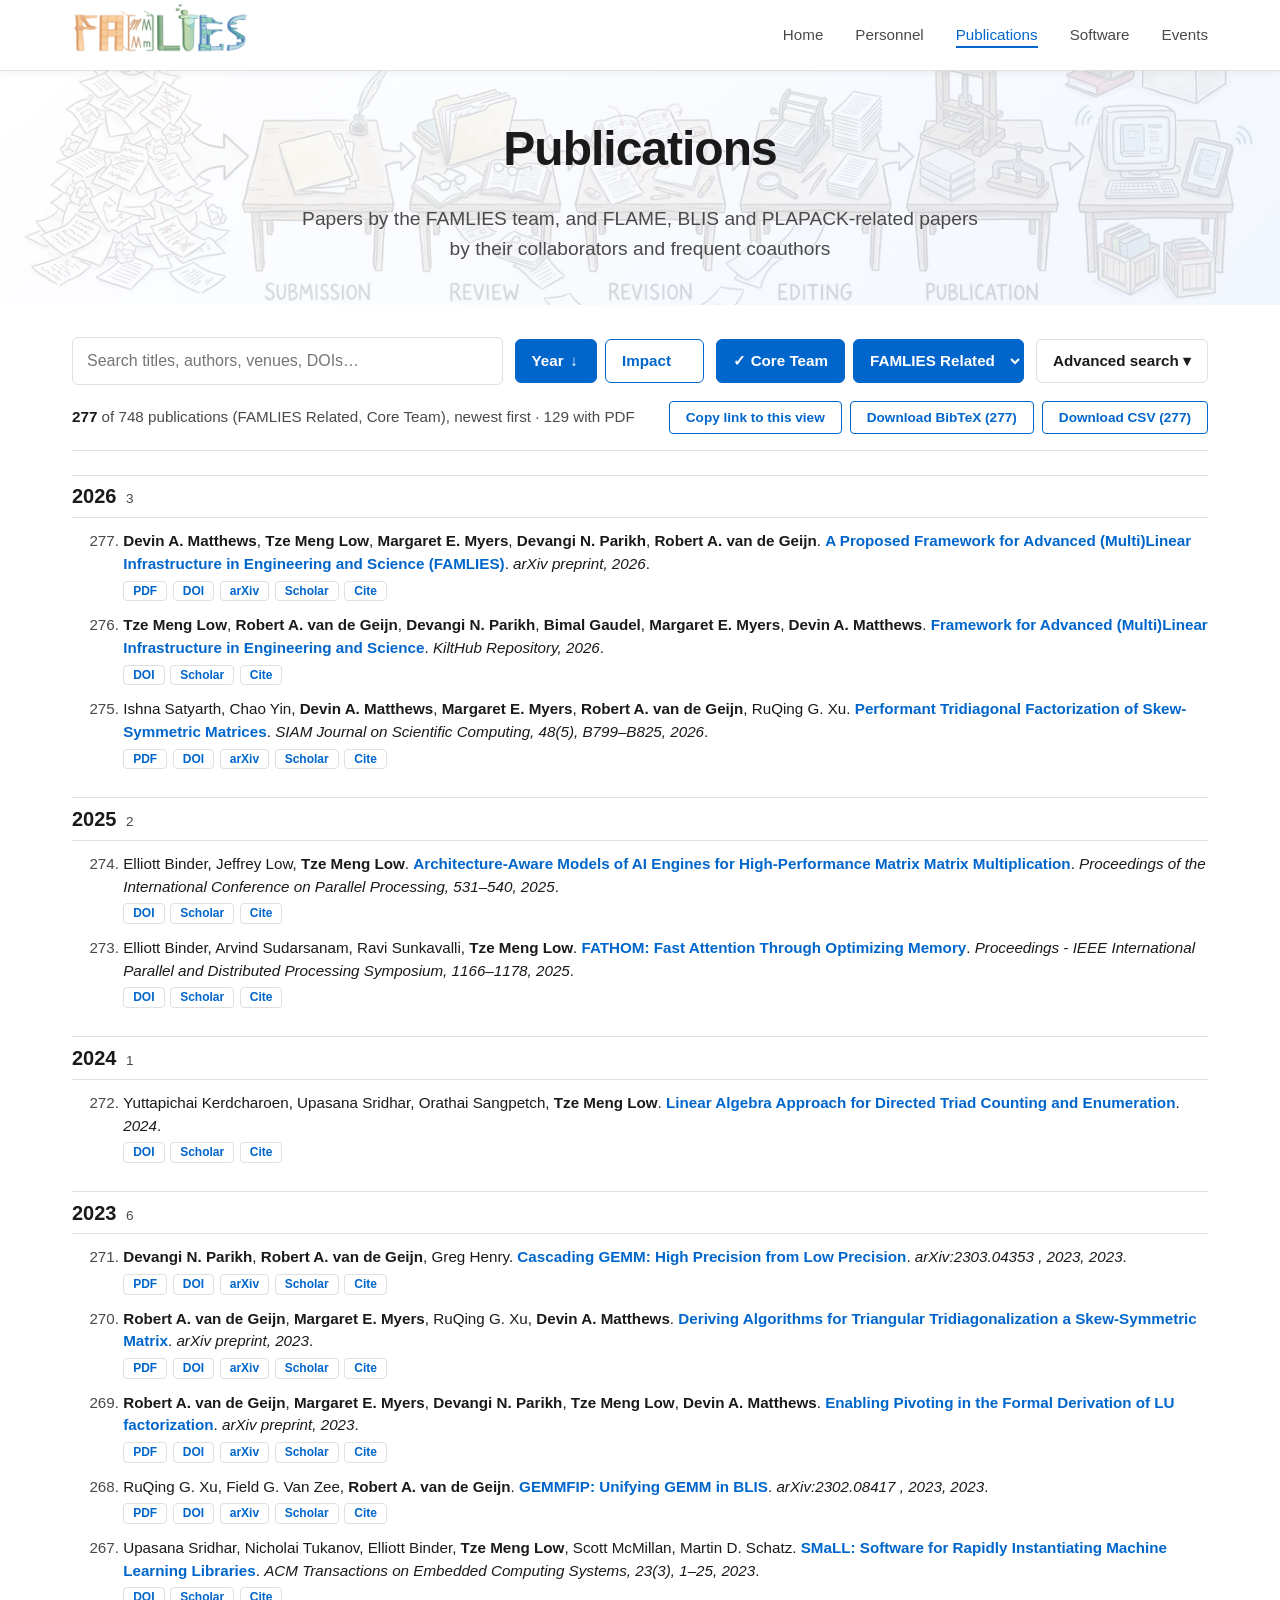
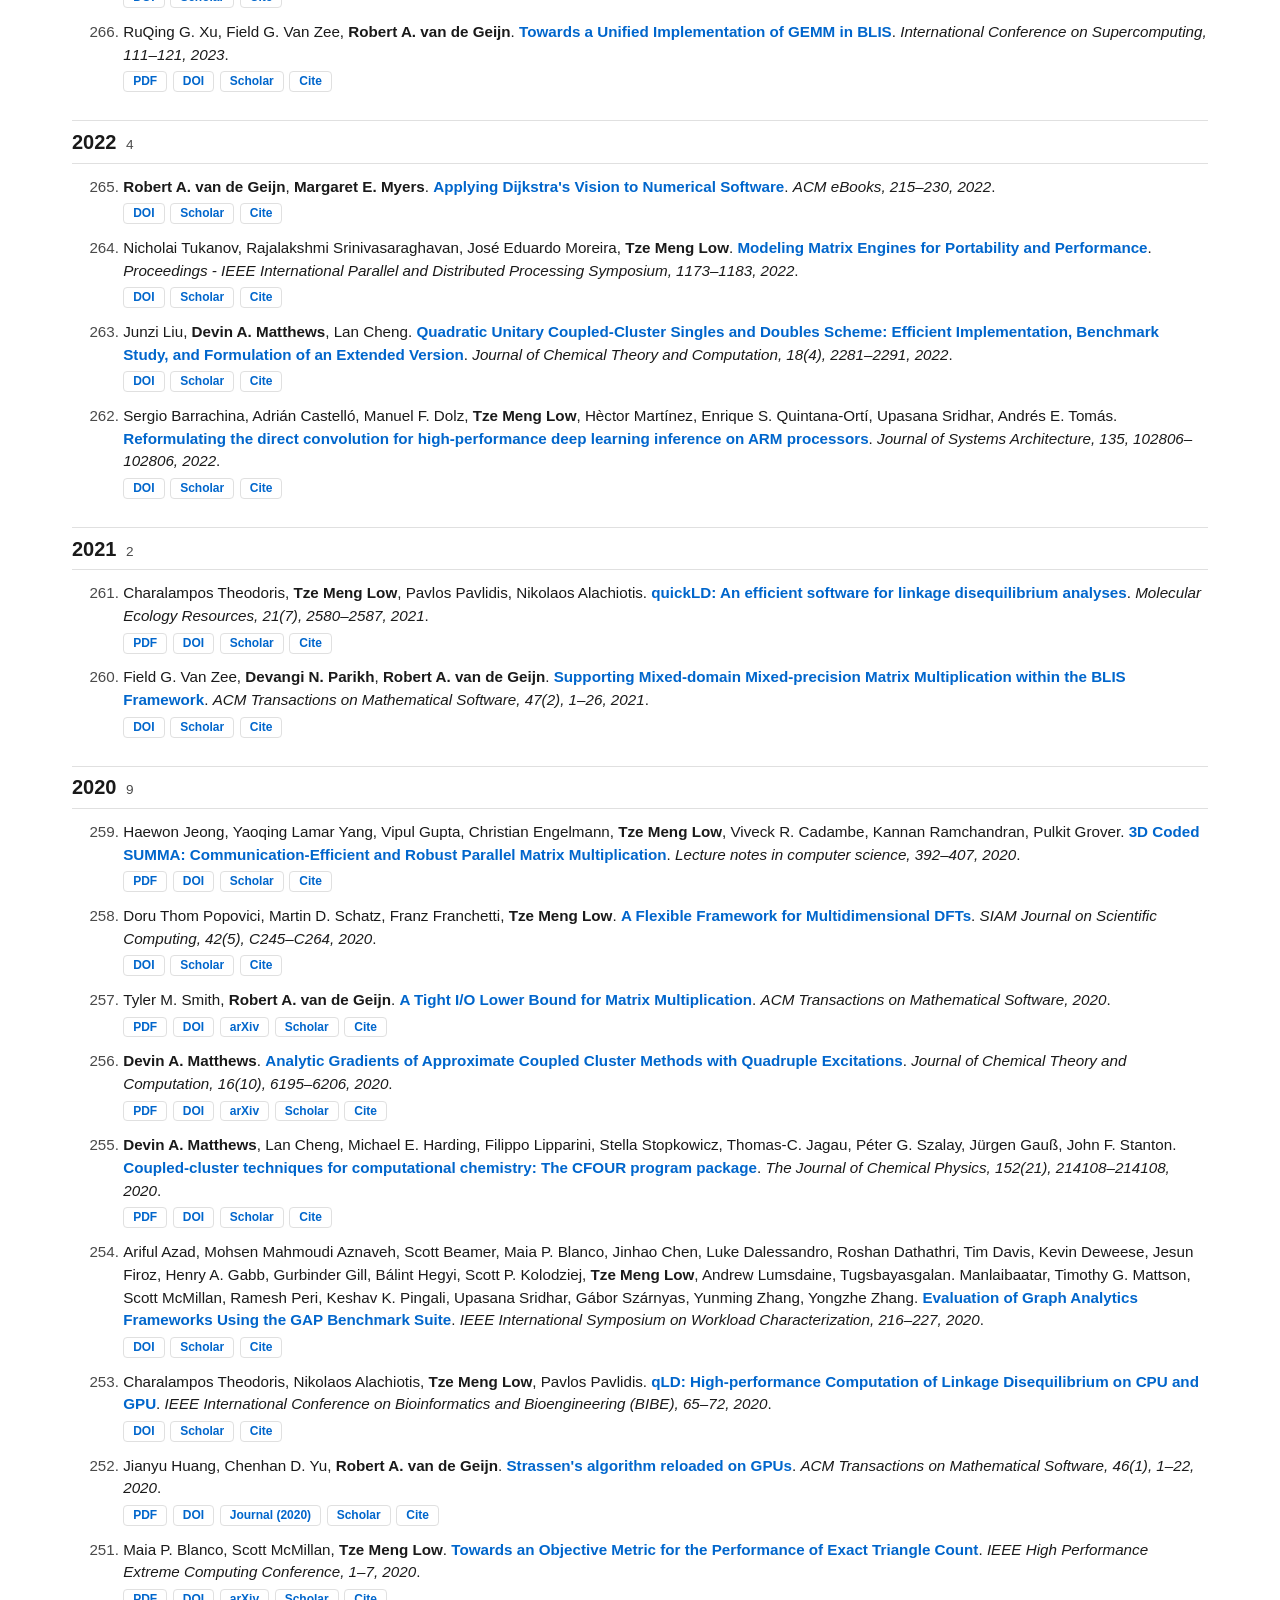
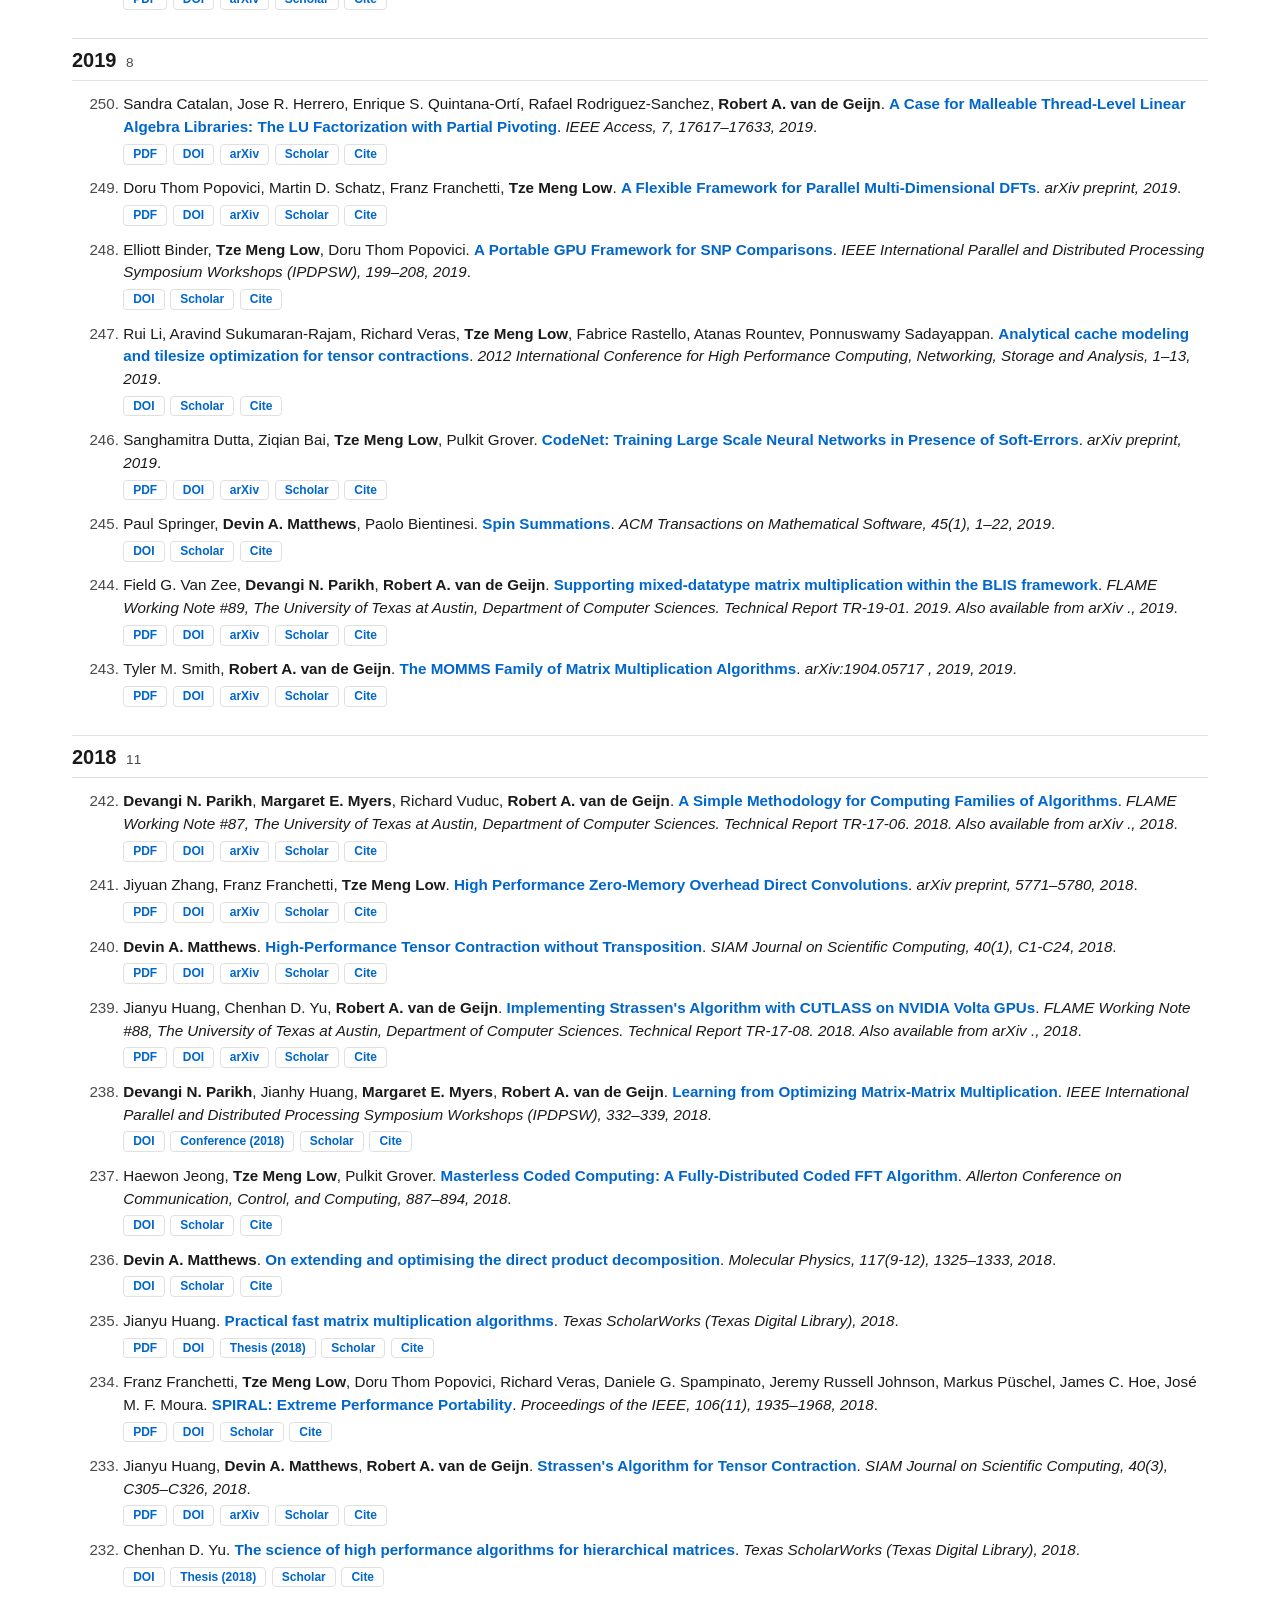
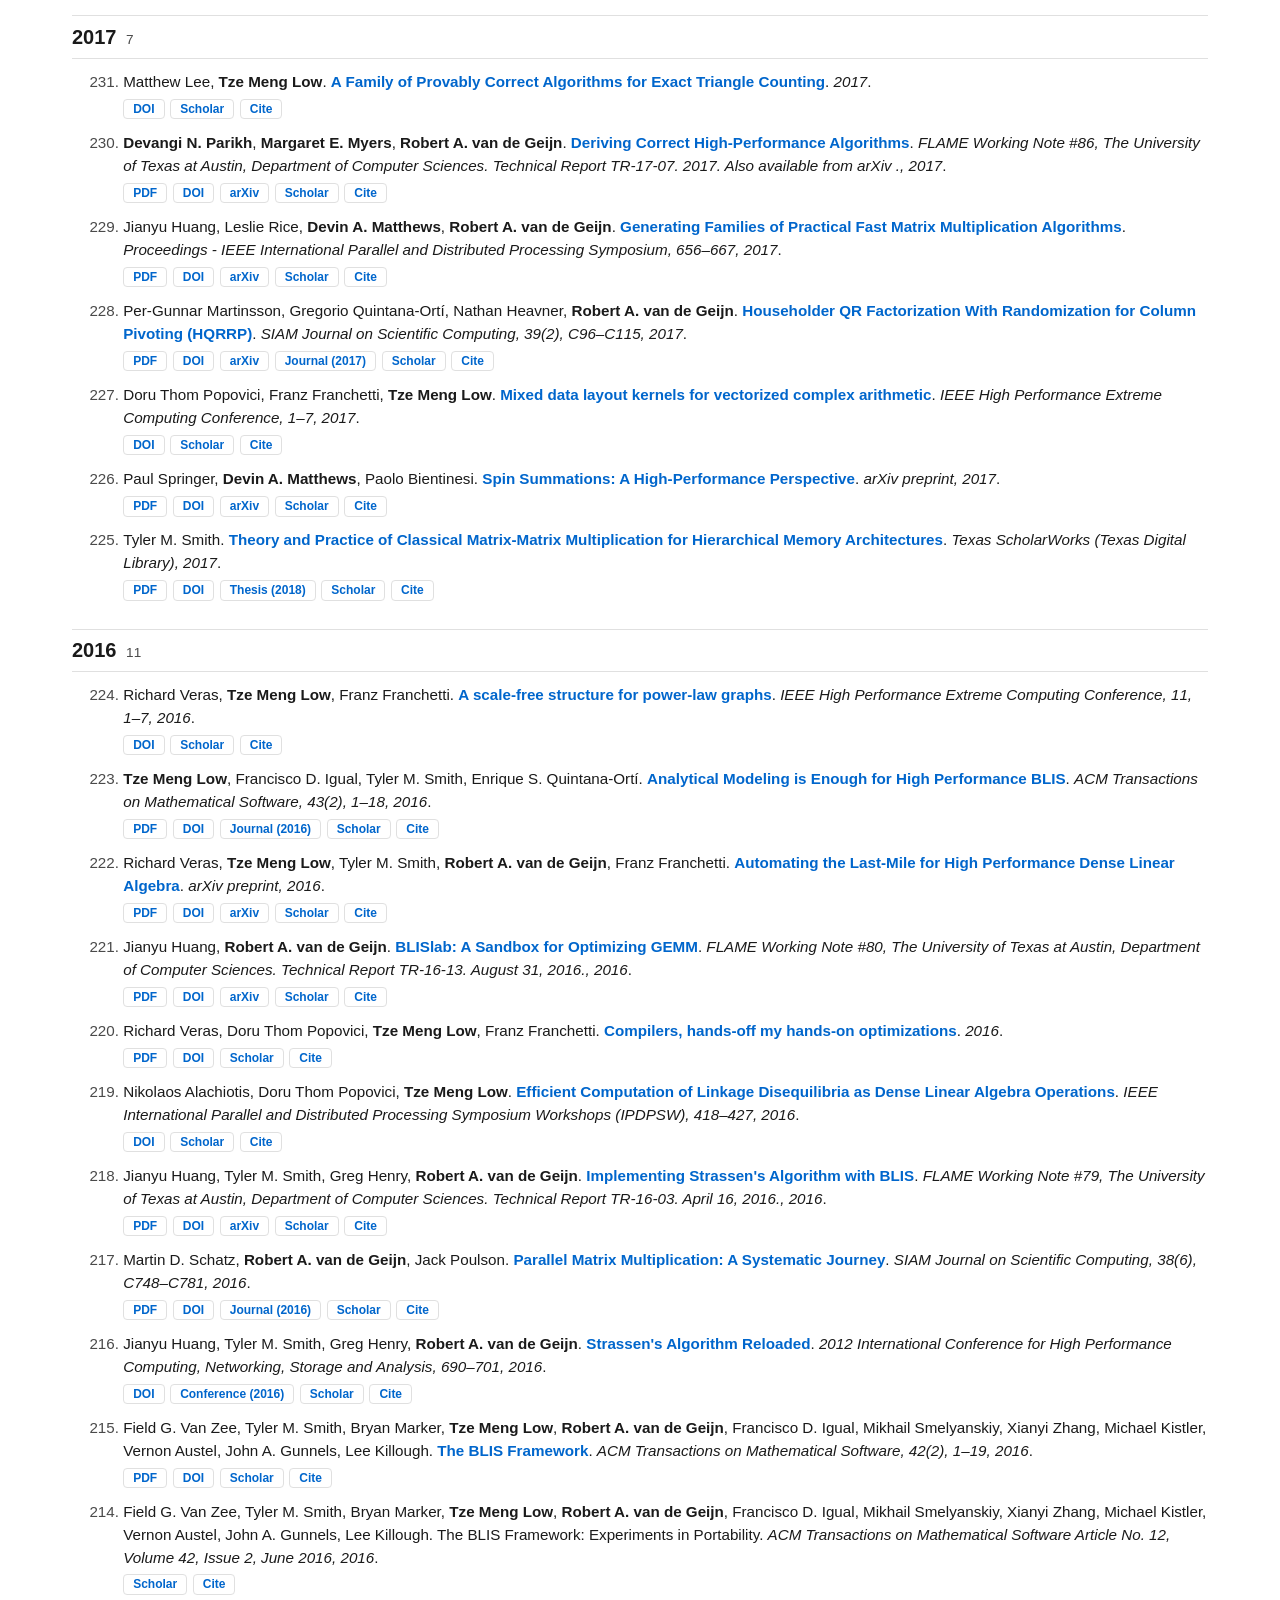
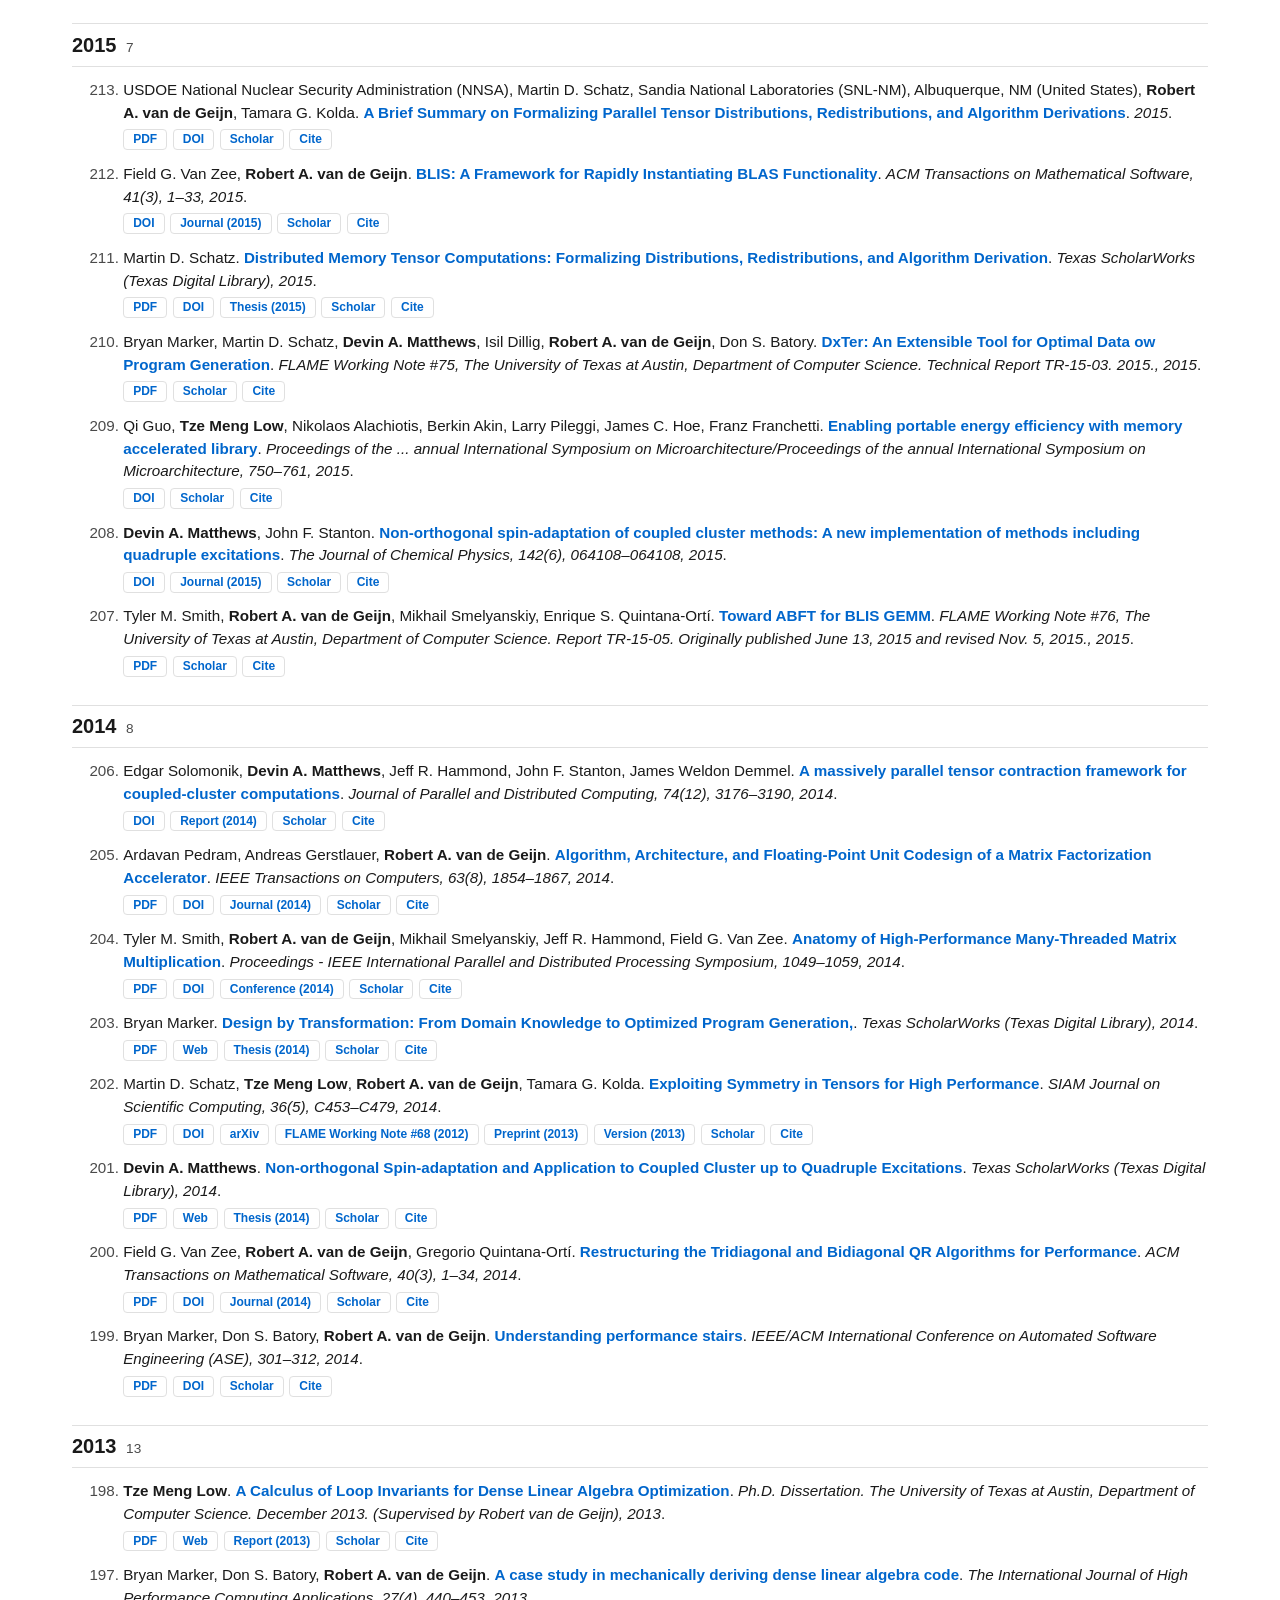
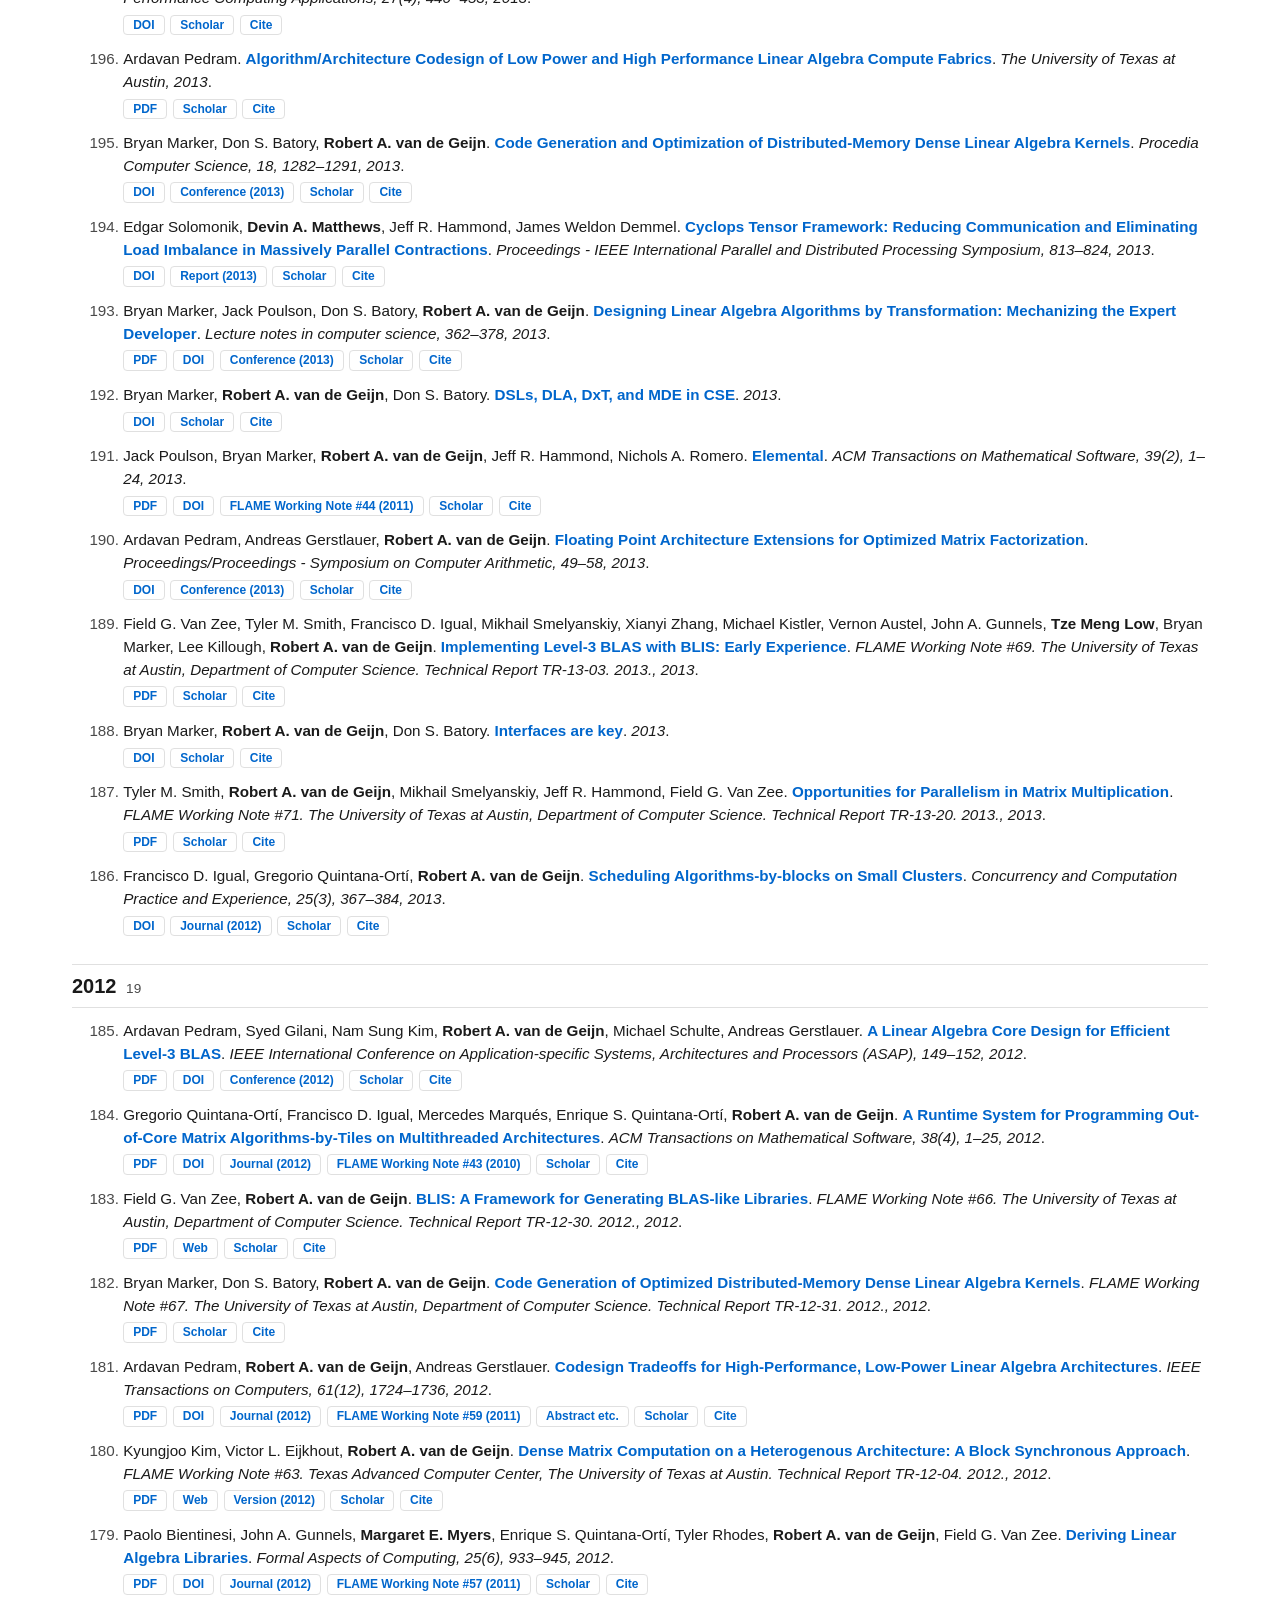
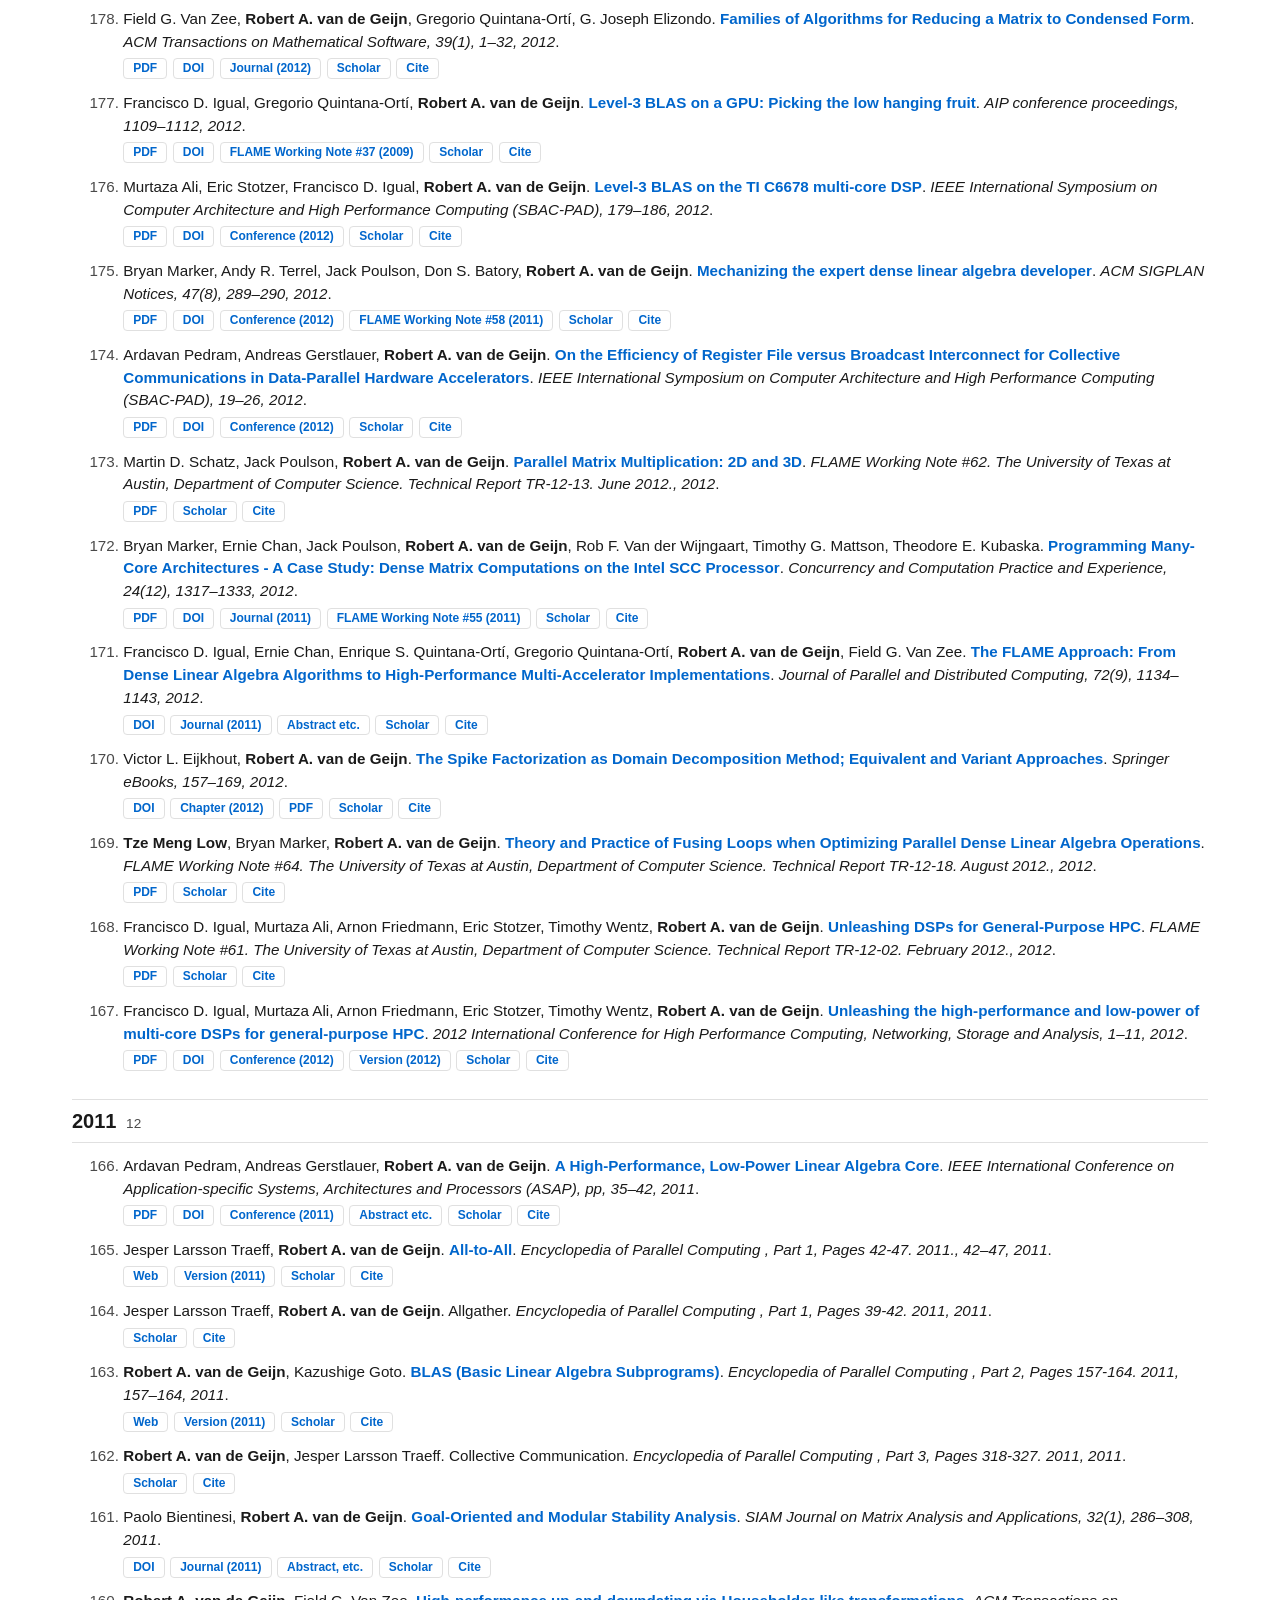
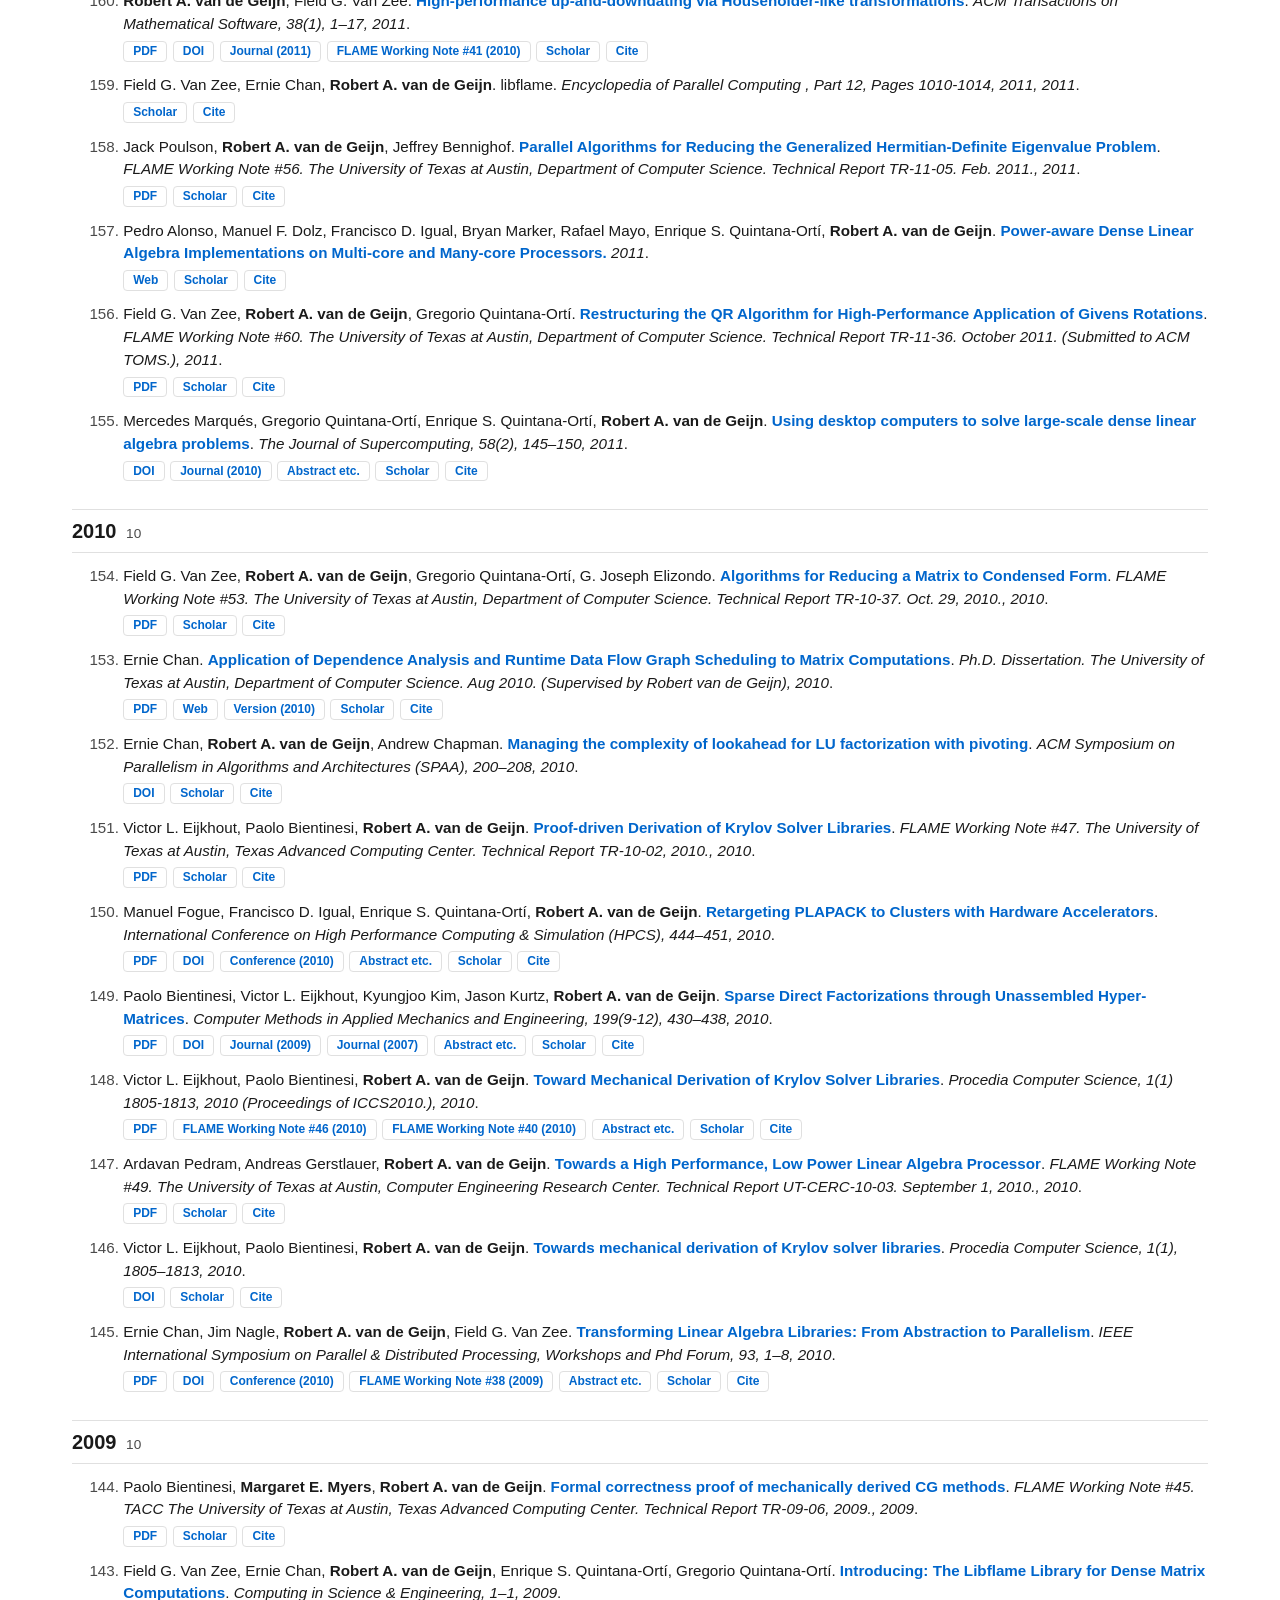
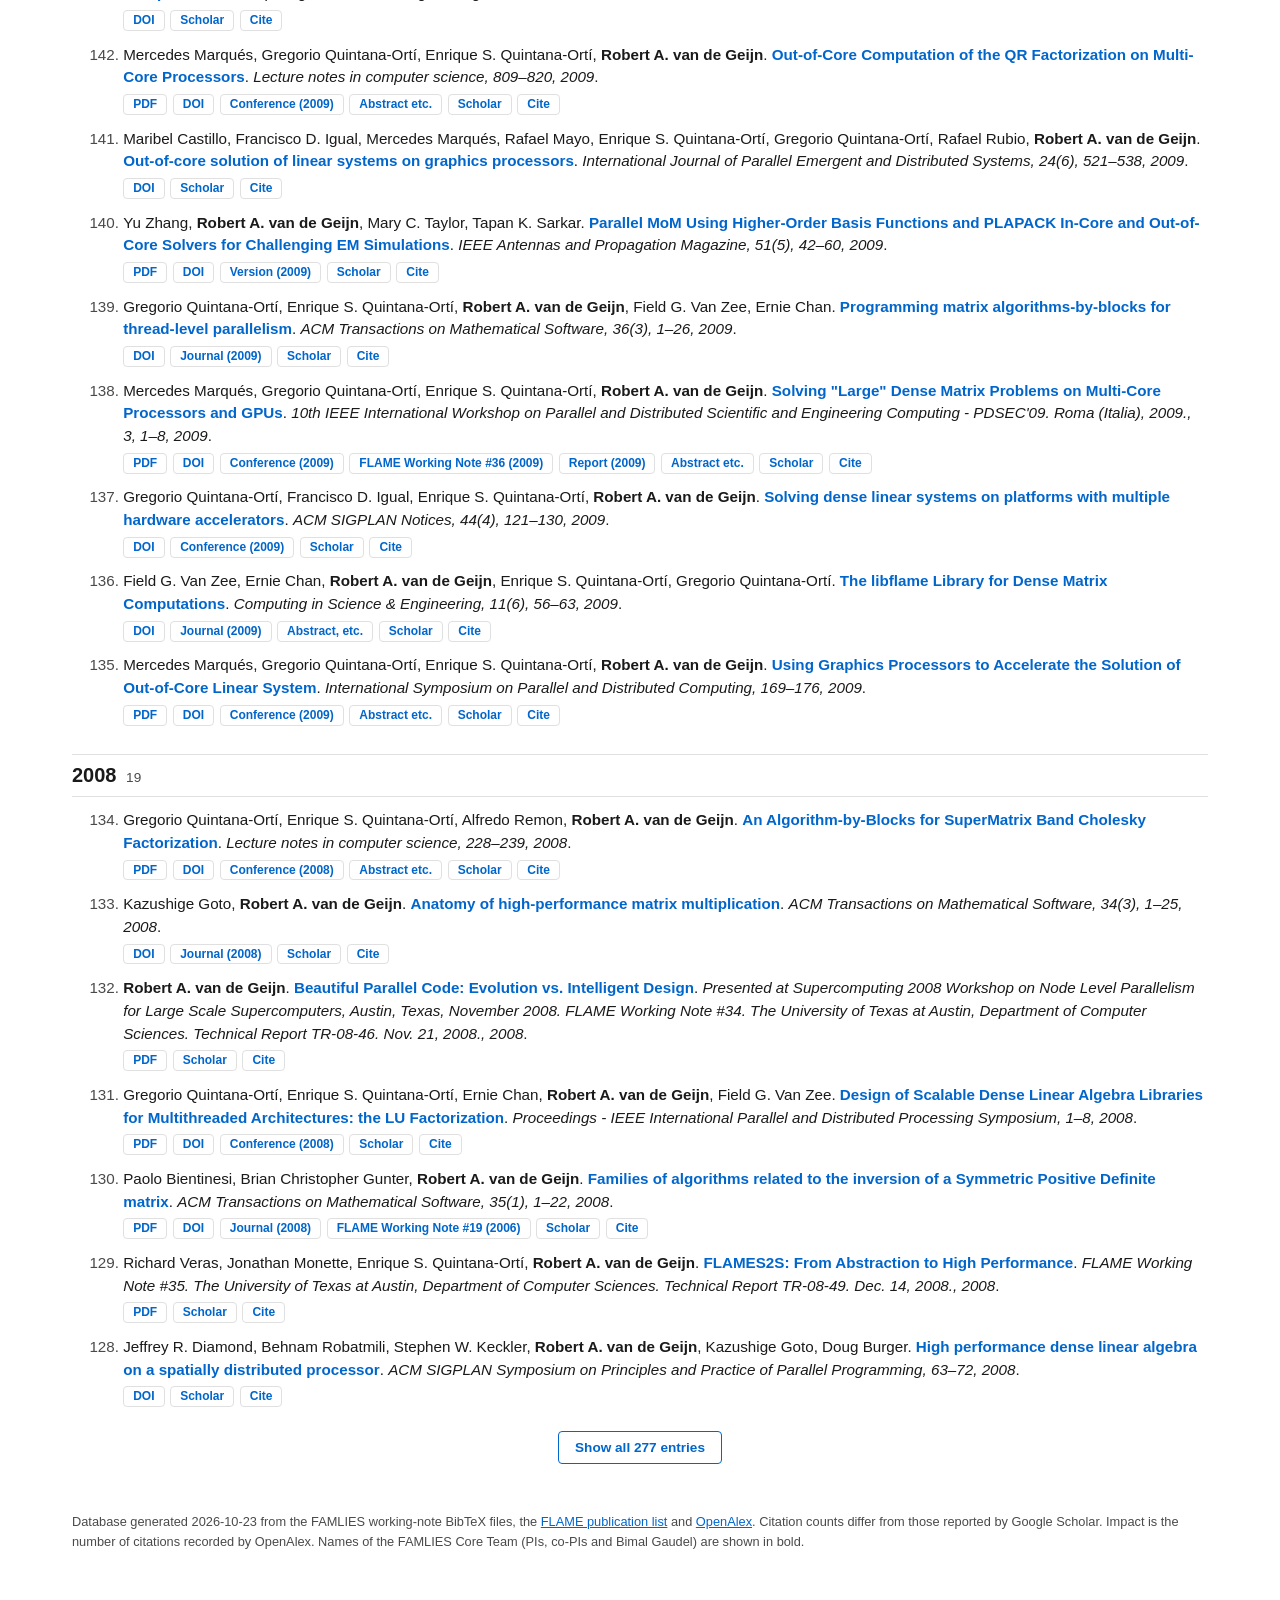
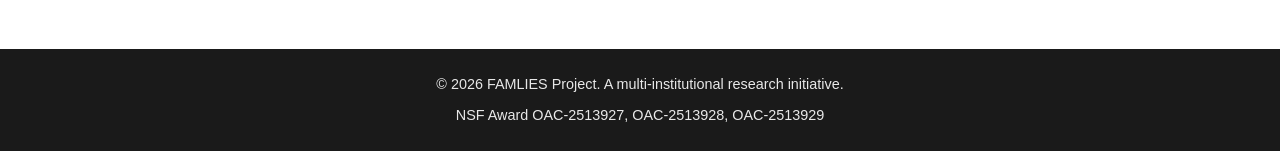
<file: site/publications.html>
<!DOCTYPE html>
<html lang="en">
<head>
    <meta charset="UTF-8">
    <meta name="viewport" content="width=device-width, initial-scale=1.0">
    <title>Publications - FAMLIES Project</title>
    <meta name="description" content="Searchable database of publications by the FAMLIES PIs and co-PIs and their FLAME/BLIS collaborators.">
    <link rel="stylesheet" href="styles.css?v=2">
    <link rel="stylesheet" href="publications-db.css?v=1">
</head>
<body>
    <!-- Navigation Bar -->
    <nav class="navbar">
        <div class="nav-container">
            <div class="nav-logo">
                <a href="index.html">
                    <img src="images/famlies_logo.png" alt="FAMLIES Logo" width="auto" height="50px" />
                </a>
            </div>
            <ul class="nav-menu">
                <li class="nav-item">
                    <a href="index.html" class="nav-link">Home</a>
                </li>
                <li class="nav-item">
                    <a href="personnel.html" class="nav-link">Personnel</a>
                </li>
                <li class="nav-item">
                    <a href="publications.html" class="nav-link active">Publications</a>
                </li>
                <li class="nav-item">
                    <a href="software.html" class="nav-link">Software</a>
                </li>
                <li class="nav-item">
                    <a href="events.html" class="nav-link">Events</a>
                </li>
            </ul>
        </div>
    </nav>

    <!-- Page Header -->
    <section class="page-header publications-header pp-header">
        <div class="header-content">
            <h1>Publications</h1>
            <p>Papers by the FAMLIES team, and FLAME, BLIS and PLAPACK-related papers by their collaborators and frequent coauthors</p>
        </div>
    </section>

    <main class="pp-main">
        <!-- Search and ordering -->
        <section class="pp-bar" aria-label="Search and ordering">
            <label class="pp-search">
                <span class="pp-visually-hidden">Search</span>
                <input type="search" id="pp-q" placeholder="Search titles, authors, venues, DOIs…" autocomplete="off">
            </label>
            <div class="pp-order" role="group" aria-label="Order by">
                <button type="button" class="pp-order-btn" id="pp-by-year" title="Order by year of publication; click again to reverse">Year <span class="pp-arrow" aria-hidden="true"></span></button>
                <button type="button" class="pp-order-btn" id="pp-by-impact" title="Order by impact (citation count from OpenAlex); click again to reverse">Impact <span class="pp-arrow" aria-hidden="true"></span></button>
            </div>
            <div class="pp-order" role="group" aria-label="Show only">
                <button type="button" class="pp-order-btn pp-toggle" id="pp-core" aria-pressed="false" title="Only papers by the FAMLIES PIs, co-PIs and Bimal Gaudel">Core Team</button>
                <label class="pp-scope">
                    <span class="pp-visually-hidden">Which publications</span>
                    <select id="pp-scope">
                        <option value="only" title="Papers acknowledging an NSF FAMLIES award (OAC-2513927, -2513928, -2513929)">FAMLIES only</option>
                        <option value="related" title="Papers by van de Geijn, PLAPACK/FLAME/Elemental/ROTE/FAMLIES papers, and papers citing them">FAMLIES Related</option>
                        <option value="all">All</option>
                    </select>
                </label>
            </div>
            <button type="button" class="pp-adv-btn" id="pp-adv-toggle" aria-expanded="false" aria-controls="pp-advanced">Advanced search <span class="pp-arrow" aria-hidden="true">▾</span></button>
        </section>

        <!-- Advanced search -->
        <section class="pp-controls" id="pp-advanced" aria-label="Advanced search" hidden>
            <div class="pp-row pp-filter-row pp-fields">
                <span class="pp-label">Fields</span>
                <label class="pp-field pp-grow">Title <input type="search" id="pp-ft" autocomplete="off"></label>
                <label class="pp-field pp-grow">Author <input type="search" id="pp-fa" autocomplete="off"></label>
                <label class="pp-field pp-grow">Venue <input type="search" id="pp-fv" autocomplete="off"></label>
            </div>

            <div class="pp-row pp-filter-row">
                <span class="pp-label">FAMLIES</span>
                <div class="pp-chips" id="pp-people-pi"></div>
            </div>
            <div class="pp-row pp-filter-row">
                <span class="pp-label">FLAME/BLIS</span>
                <div class="pp-chips" id="pp-people-collab"></div>
            </div>
            <div class="pp-row pp-filter-row">
                <span class="pp-label">Coauthors</span>
                <label class="pp-field">
                    <span class="pp-visually-hidden">Add a frequent coauthor</span>
                    <select id="pp-coauthor"><option value="">Add a frequent coauthor…</option></select>
                </label>
                <div class="pp-chips" id="pp-people-co"></div>
            </div>
            <div class="pp-row pp-filter-row">
                <span class="pp-label"></span>
                <div class="pp-seg" role="group" aria-label="People match mode">
                    <button type="button" data-mode="any" class="active" title="Papers by any of the selected people">Any selected</button>
                    <button type="button" data-mode="all" title="Papers coauthored by all selected people">All selected</button>
                </div>
                <label class="pp-check"><input type="checkbox" id="pp-joint"> Joint papers of 2+ FAMLIES PIs</label>
            </div>

            <div class="pp-row pp-filter-row">
                <span class="pp-label">Type</span>
                <div class="pp-chips" id="pp-types"></div>
            </div>

            <div class="pp-row pp-filter-row pp-wrap">
                <span class="pp-label">Limit to</span>
                <label class="pp-field">From
                    <select id="pp-from"></select>
                </label>
                <label class="pp-field">To
                    <select id="pp-to"></select>
                </label>
                <label class="pp-field pp-venue">Venue
                    <select id="pp-venue"><option value="">All venues</option></select>
                </label>
                <label class="pp-check"><input type="checkbox" id="pp-pdf"> Has PDF</label>
            </div>

            <div class="pp-row pp-filter-row pp-wrap">
                <span class="pp-label">Display</span>
                <label class="pp-field">Group by
                    <select id="pp-group">
                        <option value="auto">Automatic</option>
                        <option value="year">Year</option>
                        <option value="type">Type</option>
                        <option value="person">Person</option>
                        <option value="venue">Venue</option>
                        <option value="none">No grouping</option>
                    </select>
                </label>
                <label class="pp-field">Sort
                    <select id="pp-sort">
                        <option value="new">Year, newest first</option>
                        <option value="old">Year, oldest first</option>
                        <option value="cited">Impact, highest first</option>
                        <option value="cited-asc">Impact, lowest first</option>
                        <option value="title">Title A–Z</option>
                        <option value="venue">Venue A–Z</option>
                        <option value="type">Type</option>
                    </select>
                </label>
                <div class="pp-seg" role="group" aria-label="Display" id="pp-view">
                    <button type="button" data-view="list" class="active">List</button>
                    <button type="button" data-view="table">Table</button>
                </div>
            </div>

            <div class="pp-hist" aria-label="Results per year">
                <span class="pp-label">Matches per year <small>(click a bar to select that year)</small></span>
                <svg id="pp-hist" role="img" aria-label="Number of matching publications per year"></svg>
                <div class="pp-hist-tip" id="pp-hist-tip" hidden></div>
            </div>

            <div class="pp-row pp-adv-foot">
                <button type="button" class="cite-btn" id="pp-reset">Clear all</button>
                <button type="button" class="cite-btn" id="pp-adv-close">Close</button>
            </div>
        </section>

        <!-- Summary and export -->
        <div class="pp-summary">
            <p id="pp-count" aria-live="polite"></p>
            <div class="pp-actions">
                <button type="button" class="cite-btn" id="pp-copy-link">Copy link to this view</button>
                <button type="button" class="cite-btn" id="pp-bib">Download BibTeX</button>
                <button type="button" class="cite-btn" id="pp-csv">Download CSV</button>
            </div>
        </div>

        <div id="pp-results"></div>

        <p class="pp-note" id="pp-note"></p>
    </main>

    <!-- Footer -->
    <footer class="footer">
        <div class="footer-content">
            <p>&copy; 2026 FAMLIES Project. A multi-institutional research initiative.</p>
            <p>NSF Award OAC-2513927, OAC-2513928, OAC-2513929</p>
        </div>
    </footer>

    <script src="publications-db.js?v=3"></script>
</body>
</html>
</file>
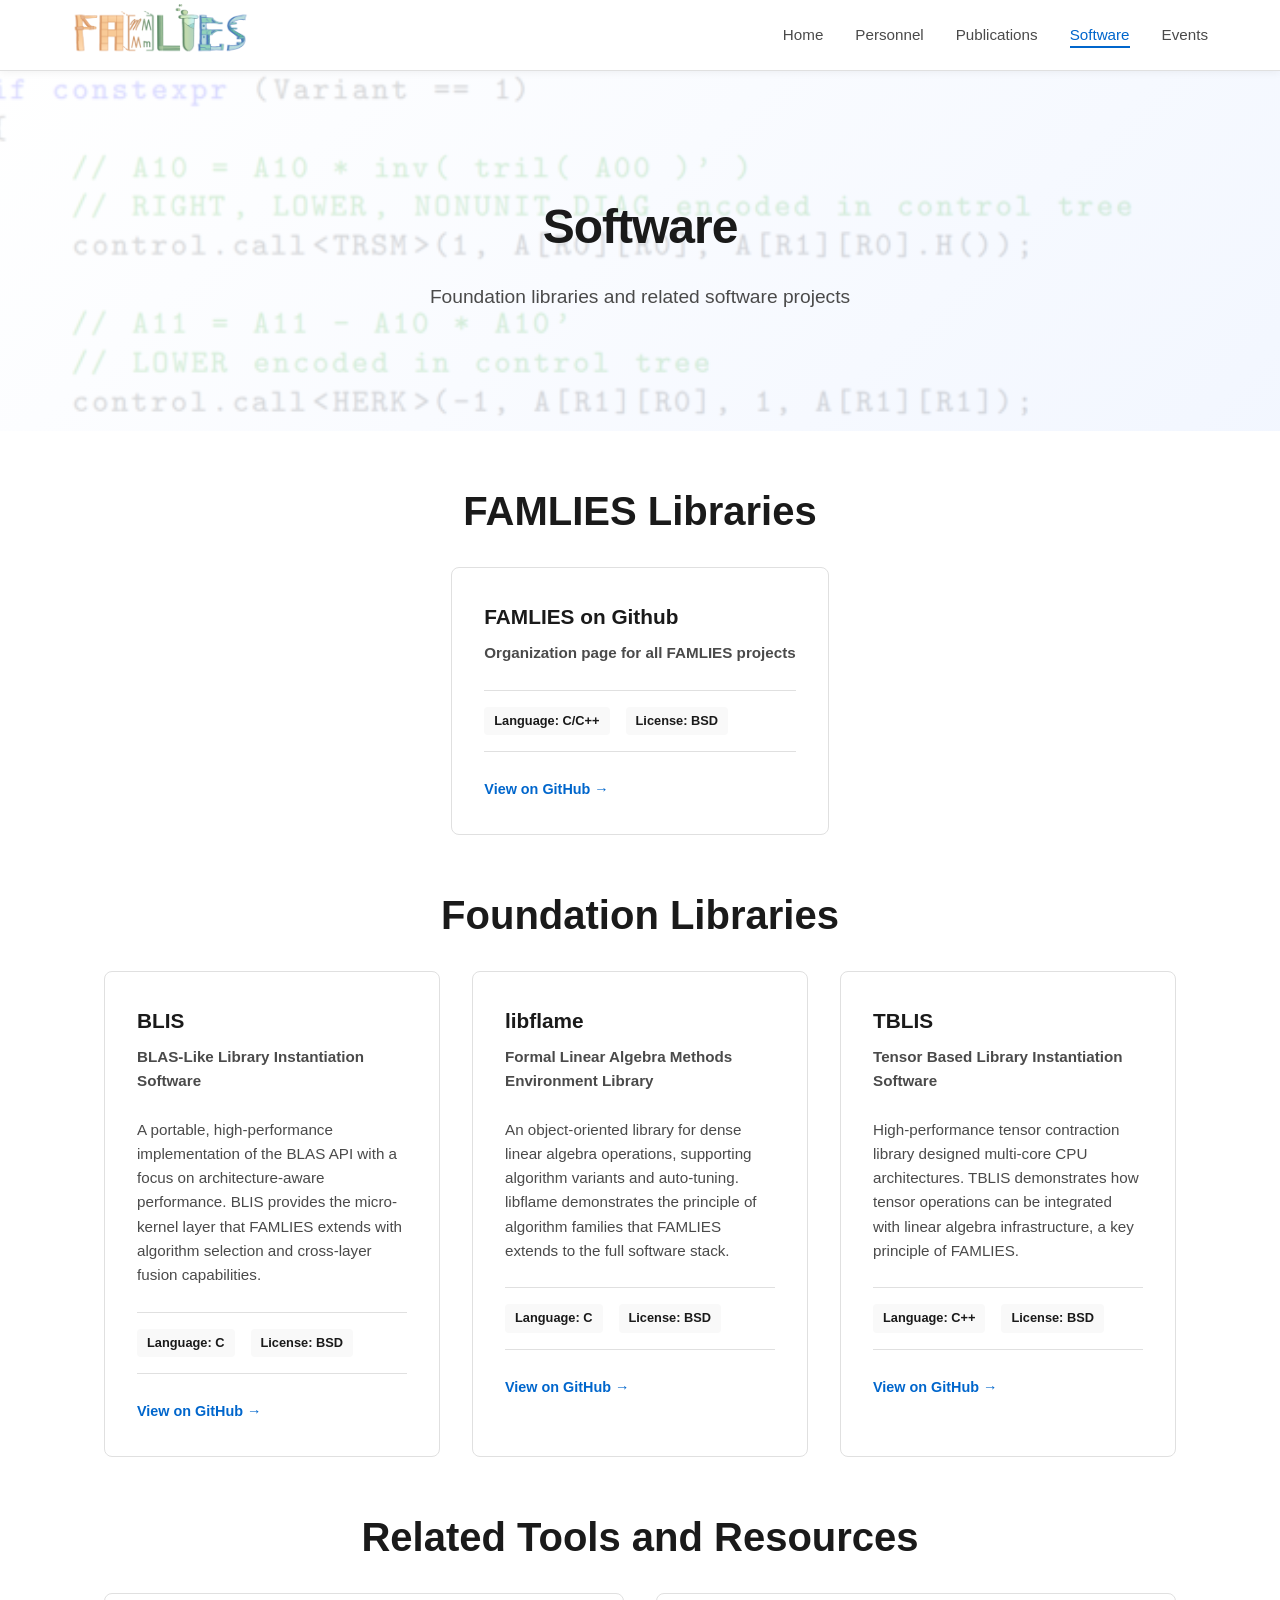
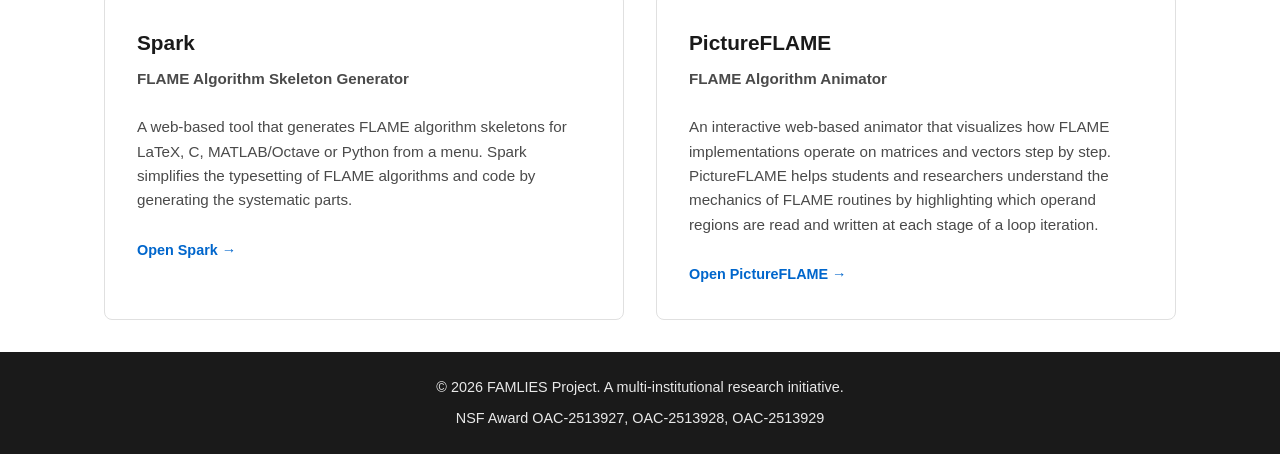
<file: site/software.html>
<!DOCTYPE html>
<html lang="en">
<head>
    <meta charset="UTF-8">
    <meta name="viewport" content="width=device-width, initial-scale=1.0">
    <title>Software - FAMLIES Project</title>
    <link rel="stylesheet" href="styles.css?v=2">
</head>
<body>
    <!-- Navigation Bar -->
    <nav class="navbar">
        <div class="nav-container">
            <div class="nav-logo">
                <a href="index.html">
                    <img src="images/famlies_logo.png" alt="FAMLIES Logo" width="auto" height="50px" />
                </a>
            </div>
            <ul class="nav-menu">
                <li class="nav-item">
                    <a href="index.html" class="nav-link">Home</a>
                </li>
                <li class="nav-item">
                    <a href="personnel.html" class="nav-link">Personnel</a>
                </li>
                <li class="nav-item">
                    <a href="publications.html" class="nav-link">Publications</a>
                </li>
                <li class="nav-item">
                    <a href="software.html" class="nav-link active">Software</a>
                </li>
                <li class="nav-item">
                    <a href="events.html" class="nav-link">Events</a>
                </li>
            </ul>
        </div>
    </nav>

    <!-- Page Header -->
    <section class="page-header software-header">
        <div class="header-content">
            <h1>Software</h1>
            <p>Foundation libraries and related software projects</p>
        </div>
    </section>

    <!-- Main Content -->
    <main>
        <section class="content-section">
            <div class="section-container wide">
                <h2 class="section-title">FAMLIES Libraries</h2>
                <div class="software-grid">
                    <div class="software-card">
                        <h3>FAMLIES on Github</h3>
                        <p class="software-desc">Organization page for all FAMLIES projects</p>
                        <div class="software-stats">
                            <span class="stat-item">Language: C/C++</span>
                            <span class="stat-item">License: BSD</span>
                        </div>
                        <a href="https://github.com/famlies" class="software-link" target="_blank">View on GitHub →</a>
                    </div>
                </div>
            </div>
        </section>

        <section class="content-section">
            <div class="section-container wide">
                <h2 class="section-title">Foundation Libraries</h2>
                <div class="software-grid">
                    <div class="software-card">
                        <h3>BLIS</h3>
                        <p class="software-desc">BLAS-Like Library Instantiation
                        Software</p>
                        <p>A portable, high-performance implementation of the BLAS API with a focus on architecture-aware performance. BLIS provides the micro-kernel layer that FAMLIES extends with algorithm selection and cross-layer fusion capabilities.</p>
                        <div class="software-stats">
                            <span class="stat-item">Language: C</span>
                            <span class="stat-item">License: BSD</span>
                        </div>
                        <a href="https://github.com/flame/blis" class="software-link" target="_blank">View on GitHub →</a>
                    </div>

                    <div class="software-card">
                        <h3>libflame</h3>
                        <p class="software-desc">Formal Linear Algebra Methods
                        Environment Library</p>
                        <p>An object-oriented library for dense linear algebra operations, supporting algorithm variants and auto-tuning. libflame demonstrates the principle of algorithm families that FAMLIES extends to the full software stack.</p>
                        <div class="software-stats">
                            <span class="stat-item">Language: C</span>
                            <span class="stat-item">License: BSD</span>
                        </div>
                        <a href="https://github.com/flame/libflame" class="software-link" target="_blank">View on GitHub →</a>
                    </div>

                    <div class="software-card">
                        <h3>TBLIS</h3>
                        <p class="software-desc">Tensor Based Library
                        Instantiation Software</p>
                        <p>High-performance tensor contraction library designed
                        multi-core CPU architectures. TBLIS demonstrates how tensor operations
                        can be integrated with linear algebra infrastructure, a
                        key principle of FAMLIES.</p>
                        <div class="software-stats">
                            <span class="stat-item">Language: C++</span>
                            <span class="stat-item">License: BSD</span>
                        </div>
                        <a href="https://github.com/MatthewsResearchGroup/tblis" class="software-link" target="_blank">View on GitHub →</a>
                    </div>
                </div>
            </div>
        </section>

        <section class="content-section">
            <div class="section-container wide">
                <h2 class="section-title">Related Tools and Resources</h2>
                <div class="software-grid">
                    <div class="software-card">
                        <h3>Spark</h3>
                        <p class="software-desc">FLAME Algorithm Skeleton Generator</p>
                        <p>A web-based tool that generates FLAME algorithm skeletons for LaTeX, C, MATLAB/Octave or Python from a menu. Spark simplifies the typesetting of FLAME algorithms and code by generating the systematic parts.</p>
                        <a href="https://cs.utexas.edu/users/flame/Spark" class="software-link" target="_blank">Open Spark →</a>
                    </div>

                    <div class="software-card">
                        <h3>PictureFLAME</h3>
                        <p class="software-desc">FLAME Algorithm Animator</p>
                        <p>An interactive web-based animator that visualizes how FLAME implementations operate on matrices and vectors step by step. PictureFLAME helps students and researchers understand the mechanics of FLAME routines by highlighting which operand regions are read and written at each stage of a loop iteration.</p>
                        <a href="https://cs.utexas.edu/users/flame/PictureFLAME2" class="software-link" target="_blank">Open PictureFLAME →</a>
                    </div>
                </div>
            </div>
        </section>
    </main>

    <!-- Footer -->
    <footer class="footer">
        <div class="footer-content">
            <p>&copy; 2026 FAMLIES Project. A multi-institutional research initiative.</p>
            <p>NSF Award OAC-2513927, OAC-2513928, OAC-2513929</p>
        </div>
    </footer>

    <script src="script.js?v=3"></script>
</body>
</html>
</file>
<file: site/styles.css>
/* ============================================
   FAMLIES Website - Minimalist Scrolling Design
   ============================================ */

* {
    margin: 0;
    padding: 0;
    box-sizing: border-box;
}

:root {
    --primary-color: #1a1a1a;
    --secondary-color: #4a4a4a;
    --accent-color: #0066cc;
    --light-bg: #f9f9f9;
    --white: #ffffff;
    --border-color: #e0e0e0;
    --spacing-unit: 1rem;
    --max-width: 1200px;
    --font-sans: -apple-system, BlinkMacSystemFont, "Segoe UI", Roboto, "Helvetica Neue", Arial, sans-serif;
}

html {
    scroll-behavior: smooth;
}

body {
    font-family: var(--font-sans);
    color: var(--primary-color);
    background-color: var(--white);
    line-height: 1.6;
}

/* ============================================
   NAVIGATION
   ============================================ */

.navbar {
    position: sticky;
    top: 0;
    z-index: 1000;
    background-color: var(--white);
    border-bottom: 1px solid var(--border-color);
    box-shadow: 0 2px 8px rgba(0, 0, 0, 0.05);
}

.nav-container {
    max-width: var(--max-width);
    margin: 0 auto;
    display: flex;
    justify-content: space-between;
    align-items: center;
    padding: 0 2rem;
    height: 70px;
}

.nav-logo a {
    font-size: 1.5rem;
    font-weight: 700;
    color: var(--primary-color);
    text-decoration: none;
    letter-spacing: -0.5px;
}

.logo-placeholder {
    background: linear-gradient(135deg, var(--accent-color), #0052a3);
    -webkit-background-clip: text;
    -webkit-text-fill-color: transparent;
    background-clip: text;
}

.nav-menu {
    display: flex;
    list-style: none;
    gap: 2rem;
}

.nav-item {
    position: relative;
}

.nav-link {
    color: var(--secondary-color);
    text-decoration: none;
    font-size: 0.95rem;
    font-weight: 500;
    transition: color 0.3s ease;
    position: relative;
}

.nav-link:hover,
.nav-link.active {
    color: var(--accent-color);
}

.nav-link.active::after {
    content: '';
    position: absolute;
    bottom: -5px;
    left: 0;
    width: 100%;
    height: 2px;
    background-color: var(--accent-color);
}

/* ============================================
   HERO SECTION
   ============================================ */

.hero {
    background: url('images/bg.jpg') center/cover no-repeat;
    background-attachment: fixed;
    padding: 20px var(--spacing-unit) * 1;
    text-align: center;
    display: flex;
    flex-direction: column;
    align-items: center;
    justify-content: center;
    gap: 8rem;
    height: 100vh;
}

/*
.hero-content {
    max-width: 700px;
    background-color: rgba(255, 255, 255, 0.95);
    padding: 3rem;
    border-radius: 16px;
    backdrop-filter: blur(10px);
    box-shadow:
        0 0 20px 0px rgba(255, 255, 255, 0.9),
        0 0 40px 10px rgba(255, 255, 255, 0.6),
        0 0 70px 25px rgba(255, 255, 255, 0.2),
        0 0 100px 45px rgba(255, 255, 255, 0.05);
}
*/

.hero-content {
    max-width: 700px;
    background-color: rgba(255, 255, 255, 0.98);
    padding: 2rem;
    backdrop-filter: blur(5px);
    border-radius: 5px;
    box-shadow:
        0 0 2px 0px rgba(255, 255, 255, 0.9),
        0 0 4px 2px rgba(255, 255, 255, 0.6),
        0 0 6px 4px rgba(255, 255, 255, 0.2),
        0 0 10px 6px rgba(255, 255, 255, 0.05);
    position: relative;
    z-index: 1;
}

.hero-content::after {
    content: '';
    position: absolute;
    top: -20px;
    left: -20px;
    right: -20px;
    bottom: -20px;
    background-image:
        url('data:image/svg+xml;utf8,<svg xmlns="http://www.w3.org/2000/svg" viewBox="0 0 700 300" preserveAspectRatio="none"><defs><filter id="roughen" height="2" width="1.6" color-interpolation-filters="sRGB"><feTurbulence baseFrequency="0.32065" seed="115" result="result1" numOctaves="1" type="turbulence"/><feDisplacementMap scale="10" yChannelSelector="G" in2="result1" xChannelSelector="R" in="SourceGraphic"/><feGaussianBlur stdDeviation="1.1169"/></filter></defs><path d="M 14,12 L 678,12 L 678,279 L 14,279 Z" fill="none" stroke="rgba(100,150,200,0.8)" stroke-width="4.5" filter="url(%23roughen)" stroke-linecap="round" stroke-linejoin="round"/></svg>');
    background-repeat: no-repeat;
    background-size: 100% 100%;
    background-position: 0 0;
    pointer-events: none;
    z-index: -1;
}

.hero h1 {
    font-size: 3.5rem;
    font-weight: 700;
    margin-bottom: 1.5rem;
    letter-spacing: -1px;
    color: var(--primary-color);
    line-height: 1.2;
}

.hero-subtitle {
    font-size: 1.5rem;
    color: var(--secondary-color);
    margin-top: 0.0rem;
    margin-bottom: 0.5rem;
    font-weight: 600;
}

.hero-description {
    font-size: 1.1rem;
    color: var(--secondary-color);
    margin-bottom: 0rem;
    line-height: 1.8;
}

.cta-button {
    display: inline-block;
    padding: 12px 32px;
    background-color: var(--accent-color);
    color: var(--white);
    text-decoration: none;
    border-radius: 4px;
    font-weight: 600;
    font-size: 1rem;
    transition: all 0.3s ease;
    border: 2px solid var(--accent-color);
}

.cta-button:hover {
    background-color: transparent;
    color: var(--accent-color);
    transform: translateY(-2px);
    box-shadow: 0 8px 16px rgba(0, 102, 204, 0.2);
}

/* ============================================
   MAIN CONTENT
   ============================================ */

main {
    background-color: var(--white);
}

.content-section {
    padding: 80px var(--spacing-unit) * 2;
    display: flex;
    align-items: center;
    justify-content: center;
}

.content-section.fullheight {
    min-height: 100vh;
}

.section-container {
    max-width: var(--max-width);
    margin: 0 auto;
}

/* Alternating Layout */

.section-container {
    display: grid;
    grid-template-columns: 1fr 1fr;
    gap: 2rem;
    align-items: center;
    padding-left: 2rem;
    padding-right: 2rem;
}

.section-container.wide {
    grid-template-columns: 1fr;
    gap: 0rem;
}

.section-content {
    display: flex;
    flex-direction: column;
    justify-content: center;
}

.section-content p {
    font-size: 1.05rem;
    color: var(--secondary-color);
    margin-bottom: 1.5rem;
    line-height: 1.8;
}

.section-content p:last-of-type {
    margin-bottom: 0;
}

.section-content.left {
    order: 1;
}

.section-content.right {
    order: 2;
}

.section-image.left {
    order: -1;
}

.section-image.right {
    order: 2;
}

.placeholder-image {
    background: linear-gradient(135deg, #f0f0f0 0%, #e8e8e8 100%);
    border-radius: 8px;
    aspect-ratio: 4 / 3;
    display: flex;
    align-items: center;
    justify-content: center;
    overflow: hidden;
}

.section-image-content {
    display: flex;
    align-items: center;
    justify-content: center;
}

.placeholder-image svg {
    width: 100%;
    height: 100%;
}

/* ============================================
   SECTION TITLES
   ============================================ */

.section-title {
    font-size: 2.5rem;
    font-weight: 700;
    margin-top: 3rem;
    margin-bottom: 1.5rem;
    text-align: center;
    color: var(--primary-color);
}

.section-title.text-center {
    text-align: center;
}

/* ============================================
   OBJECTIVES GRID
   ============================================ */

.objectives-grid {
    display: grid;
    grid-template-columns: repeat(auto-fit, minmax(280px, 1fr));
    gap: 1rem;
}

.objective-card {
    padding: 1rem;
    background-color: var(--white);
    border-radius: 8px;
    border: 1px solid var(--border-color);
    transition: all 0.3s ease;
    position: relative;
    overflow: hidden;
}

.objective-card:hover {
    box-shadow: 0 12px 24px rgba(0, 0, 0, 0.08);
    border-color: var(--accent-color);
    transform: translateY(-4px);
}

/* Metallic Pastel Gradients for Objective Cards */
.objective-card.objective-blue {
    background: linear-gradient(135deg, #e8f2ff 0%, #d4e8ff 50%, #e8f2ff 100%);
    position: relative;
}

.objective-card.objective-blue::before {
    content: '';
    position: absolute;
    top: 0;
    left: 0;
    right: 0;
    bottom: 0;
    background: linear-gradient(180deg, rgba(255, 255, 255, 0.6) 0%, transparent 30%, transparent 70%, rgba(100, 150, 200, 0.05) 100%);
    pointer-events: none;
    border-radius: 8px;
}

.objective-card.objective-green {
    background: linear-gradient(135deg, #e8f5f0 0%, #d4f0e8 50%, #e8f5f0 100%);
    position: relative;
}

.objective-card.objective-green::before {
    content: '';
    position: absolute;
    top: 0;
    left: 0;
    right: 0;
    bottom: 0;
    background: linear-gradient(180deg, rgba(255, 255, 255, 0.6) 0%, transparent 30%, transparent 70%, rgba(100, 180, 150, 0.05) 100%);
    pointer-events: none;
    border-radius: 8px;
}

.objective-card.objective-purple {
    background: linear-gradient(135deg, #f5e8ff 0%, #ead4ff 50%, #f5e8ff 100%);
    position: relative;
}

.objective-card.objective-purple::before {
    content: '';
    position: absolute;
    top: 0;
    left: 0;
    right: 0;
    bottom: 0;
    background: linear-gradient(180deg, rgba(255, 255, 255, 0.6) 0%, transparent 30%, transparent 70%, rgba(180, 100, 200, 0.05) 100%);
    pointer-events: none;
    border-radius: 8px;
}

.objective-card.objective-orange {
    background: linear-gradient(135deg, #fff0e8 0%, #ffe8d4 50%, #fff0e8 100%);
    position: relative;
}

.objective-card.objective-orange::before {
    content: '';
    position: absolute;
    top: 0;
    left: 0;
    right: 0;
    bottom: 0;
    background: linear-gradient(180deg, rgba(255, 255, 255, 0.6) 0%, transparent 30%, transparent 70%, rgba(220, 150, 100, 0.05) 100%);
    pointer-events: none;
    border-radius: 8px;
}

.objective-card h3 {
    font-size: 1.3rem;
    font-weight: 600;
    margin-bottom: 1rem;
    color: var(--primary-color);
    position: relative;
    z-index: 1;
}

.objective-card p {
    font-size: 0.95rem;
    color: var(--secondary-color);
    line-height: 1.8;
    position: relative;
    z-index: 1;
}

/* ============================================
   IMPACT LIST
   ============================================ */

.impact-list {
    list-style: none;
    margin-top: 1.5rem;
}

.impact-list li {
    padding-left: 1.5rem;
    margin-bottom: 1rem;
    position: relative;
    font-size: 1.05rem;
    color: var(--secondary-color);
    line-height: 1.8;
}

.impact-list li::before {
    content: '▸';
    position: absolute;
    left: 0;
    color: var(--accent-color);
    font-weight: bold;
}

/* ============================================
   DETAILS GRID
   ============================================ */

.details-grid {
    display: grid;
    grid-template-columns: repeat(auto-fit, minmax(300px, 1fr));
    gap: 2rem;
}

.detail-item {
    padding: 2rem;
    border-right: 3px solid var(--accent-color);
}

.detail-item h3 {
    font-size: 1.3rem;
    font-weight: 600;
    margin-bottom: 0.8rem;
    color: var(--primary-color);
}

.detail-item p {
    font-size: 0.95rem;
    color: var(--secondary-color);
    line-height: 1.8;
}

/* ============================================
   CTA SECTION
   ============================================ */

.cta-section {
    display: grid;
    grid-template-columns: repeat(auto-fit, minmax(250px, 1fr));
    gap: 2rem;
    margin-top: 3rem;
}

.cta-card {
    padding: 2.5rem;
    background: linear-gradient(135deg, #f9f9f9 0%, #f0f5ff 100%);
    border-radius: 8px;
    border: 1px solid var(--border-color);
    text-align: center;
    transition: all 0.3s ease;
}

.cta-card:hover {
    background: linear-gradient(135deg, #f0f5ff 0%, #e8f0ff 100%);
    box-shadow: 0 12px 24px rgba(0, 102, 204, 0.1);
    transform: translateY(-4px);
}

.cta-card h3 {
    font-size: 1.3rem;
    font-weight: 600;
    margin-bottom: 0.8rem;
    color: var(--primary-color);
}

.cta-card p {
    font-size: 0.95rem;
    color: var(--secondary-color);
    margin-bottom: 1.0rem;
}

.cta-card a {
    margin-top: 0.5rem;
}

.link-button {
    display: inline-block;
    padding: 10px 24px;
    background-color: var(--accent-color);
    color: var(--white);
    text-decoration: none;
    border-radius: 4px;
    font-weight: 600;
    font-size: 0.9rem;
    transition: all 0.3s ease;
}

.link-button:hover {
    background-color: #0052a3;
    transform: translateY(-2px);
    box-shadow: 0 6px 12px rgba(0, 102, 204, 0.2);
}

/* ============================================
   PAGE HEADER
   ============================================ */

.page-header {
    background: linear-gradient(135deg, rgba(255, 255, 255, 0.85) 0%, rgba(240, 245, 255, 0.85) 100%);
    padding: 60px var(--spacing-unit) * 2;
    text-align: center;
    display: flex;
    align-items: center;
    justify-content: center;
    min-height: 40vh;
}

.page-header.personnel-header {
    background: linear-gradient(135deg, rgba(255, 255, 255, 0.85) 0%, rgba(240, 245, 255, 0.85) 100%), url('images/personnel.jpg') center/cover no-repeat;
}

.page-header.events-header {
    background: linear-gradient(135deg, rgba(255, 255, 255, 0.85) 0%, rgba(240, 245, 255, 0.85) 100%), url('images/events.jpg') center/cover no-repeat;
}

.page-header.publications-header {
    background: linear-gradient(135deg, rgba(255, 255, 255, 0.85) 0%, rgba(240, 245, 255, 0.85) 100%), url('images/publications.jpg') center/cover no-repeat;
}

.page-header.software-header {
    background: linear-gradient(135deg, rgba(255, 255, 255, 0.85) 0%, rgba(240, 245, 255, 0.85) 100%), url('images/code.png') center/cover no-repeat;
}

.header-content {
    max-width: 700px;
}

.page-header h1 {
    font-size: 3rem;
    font-weight: 700;
    margin-bottom: 1rem;
    letter-spacing: -1px;
    color: var(--primary-color);
}

.page-header p {
    font-size: 1.2rem;
    color: var(--secondary-color);
    font-weight: 500;
}

/* ============================================
   PERSONNEL PAGE
   ============================================ */

.personnel-grid {
    display: grid;
    grid-template-columns: repeat(3, 1fr);
    gap: 2rem;
    margin-top: 2rem;
    padding: 0 2rem;
}

.personnel-section {
    grid-template-columns: 1fr;
}

.person-card {
    padding: 2rem;
    background-color: var(--white);
    border-radius: 8px;
    border: 1px solid var(--border-color);
    text-align: center;
    transition: all 0.3s ease;
}

.person-card-link {
    text-decoration: none;
    color: inherit;
    display: block;
    cursor: pointer;
}

.person-card-link:hover .person-card {
    box-shadow: 0 12px 24px rgba(0, 0, 0, 0.08);
    border-color: var(--accent-color);
    transform: translateY(-4px);
}

.person-card:hover {
    box-shadow: 0 12px 24px rgba(0, 0, 0, 0.08);
    border-color: var(--accent-color);
    transform: translateY(-4px);
}

.person-image {
    width: 150px;
    height: 150px;
    margin: 0 auto 1.5rem;
    background: linear-gradient(135deg, #f0f0f0 0%, #e8e8e8 100%);
    border-radius: 50%;
    display: flex;
    align-items: center;
    justify-content: center;
    overflow: hidden;
}

.person-image img {
    width: 100%;
    height: 100%;
    object-fit: cover;
    object-position: center;
}

.person-image svg {
    width: 100%;
    height: 100%;
}

.person-card h3 {
    font-size: 1.3rem;
    font-weight: 700;
    margin-bottom: 0.5rem;
    color: var(--primary-color);
}

.person-title {
    font-size: 0.95rem;
    font-weight: 600;
    color: var(--accent-color);
    margin-bottom: 0.5rem;
}

.person-institution {
    font-size: 0.9rem;
    color: var(--secondary-color);
    margin-bottom: 0.3rem;
}

.person-affiliation {
    font-size: 0.9rem;
    font-style: italic;
    color: var(--secondary-color);
    margin-bottom: 1rem;
}

.person-bio {
    margin-top: 1rem;
    padding-top: 1rem;
    border-top: 1px solid var(--border-color);
}

.person-bio p {
    font-size: 0.9rem;
    color: var(--secondary-color);
    line-height: 1.6;
}

/* Opportunity Cards */

.opportunity-cards {
    max-width: 800px;
    margin: 0 auto;
}

.opportunity-card {
    padding: 2.5rem;
    background-color: var(--white);
    border-radius: 8px;
    border-left: 4px solid var(--accent-color);
}

.opportunity-card h3 {
    font-size: 1.5rem;
    font-weight: 700;
    margin-bottom: 0.5rem;
    color: var(--primary-color);
}

.opportunity-type {
    font-size: 0.9rem;
    font-weight: 600;
    color: var(--accent-color);
    margin-bottom: 1.5rem;
    display: inline-block;
}

.opportunity-description {
    font-size: 0.95rem;
    color: var(--secondary-color);
    line-height: 1.8;
}

.opportunity-description ul {
    margin: 1.5rem 0;
    padding-left: 1.5rem;
}

.opportunity-description ul li {
    margin-bottom: 0.8rem;
    list-style-type: disc;
}

.opportunity-description p {
    margin-bottom: 1rem;
}

/* Institutions Grid */

.institutions-grid {
    display: grid;
    grid-template-columns: repeat(3, 1fr);
    gap: 2rem;
    padding: 0 2rem;
}

.institution-card {
    padding: 2rem;
    background-color: var(--white);
    border-radius: 8px;
    border: 1px solid var(--border-color);
    transition: all 0.3s ease;
    text-align: center;
    display: flex;
    flex-direction: column;
    align-items: center;
    justify-content: center;
}

.institution-card:hover {
    box-shadow: 0 12px 24px rgba(0, 0, 0, 0.08);
    border-color: var(--accent-color);
}

.institution-card h3 {
    font-size: 1.2rem;
    font-weight: 700;
    margin-bottom: 1.5rem;
    color: var(--primary-color);
}

.institution-card img {
    max-height: 120px;
    width: auto;
    object-fit: contain;
}

.institution-dept {
    font-size: 0.9rem;
    color: var(--accent-color);
    font-weight: 600;
    margin-bottom: 0.8rem;
}

.institution-card p {
    font-size: 0.9rem;
    color: var(--secondary-color);
    line-height: 1.6;
}

/* Funding Grid */

.funding-grid {
    display: grid;
    grid-template-columns: 1fr;
    gap: 2rem;
    padding: 0 2rem;
}

.funding-card {
    padding: 2rem;
    background-color: var(--white);
    border-radius: 8px;
    border: 1px solid var(--border-color);
    transition: all 0.3s ease;
    text-align: center;
    display: flex;
    flex-direction: column;
    align-items: center;
    justify-content: center;
}

.funding-card:hover {
    box-shadow: 0 12px 24px rgba(0, 0, 0, 0.08);
    border-color: var(--accent-color);
}

.funding-card h3 {
    font-size: 1.2rem;
    font-weight: 700;
    margin-bottom: 1.5rem;
    color: var(--primary-color);
}

.funding-card img {
    max-height: 120px;
    width: auto;
    object-fit: contain;
}

.funding-card p {
    font-size: 0.9rem;
    color: var(--secondary-color);
    line-height: 1.6;
}

/* ============================================
   PUBLICATIONS PAGE
   ============================================ */

.publications-list {
    display: grid;
    grid-template-columns: 1fr;
    margin-top: 0;
    gap: 2rem;
    padding-left: 2rem;
    padding-right: 2rem;
}

.publication-item {
    padding: 2rem;
    background-color: var(--white);
    border-radius: 8px;
    border: 1px solid var(--border-color);
    transition: all 0.3s ease;
}

.publication-item:hover {
    box-shadow: 0 12px 24px rgba(0, 0, 0, 0.08);
    border-color: var(--accent-color);
}

.publication-header h3 {
    font-size: 1.3rem;
    font-weight: 700;
    margin-bottom: 0.5rem;
    color: var(--primary-color);
}

.publication-meta {
    font-size: 0.9rem;
    font-style: italic;
    color: var(--secondary-color);
    margin-bottom: 1rem;
}

.publication-details {
    margin: 1.5rem 0;
}

.publication-authors {
    font-size: 0.95rem;
    color: var(--secondary-color);
    margin-bottom: 1rem;
}

.publication-abstract {
    font-size: 0.95rem;
    color: var(--secondary-color);
    line-height: 1.8;
    margin-bottom: 1.5rem;
}

.publication-links {
    display: flex;
    gap: 1rem;
}

.pub-link {
    display: inline-block;
    padding: 8px 16px;
    background-color: var(--accent-color);
    color: var(--white);
    text-decoration: none;
    border-radius: 4px;
    font-weight: 600;
    font-size: 0.85rem;
    transition: all 0.3s ease;
}

.pub-link:hover {
    background-color: #0052a3;
    transform: translateY(-2px);
    box-shadow: 0 6px 12px rgba(0, 102, 204, 0.2);
}

.cite-btn {
    display: inline-block;
    padding: 8px 16px;
    background-color: transparent;
    color: var(--accent-color);
    border: 1.5px solid var(--accent-color);
    border-radius: 4px;
    font-weight: 600;
    font-size: 0.85rem;
    cursor: pointer;
    transition: all 0.3s ease;
    vertical-align: top;
}

.cite-btn:hover {
    background-color: rgba(0, 102, 204, 0.08);
}

.cite-panel {
    margin-top: 1rem;
    border: 1px solid var(--border-color);
    border-radius: 8px;
    overflow: hidden;
}

.cite-tabs {
    display: flex;
    border-bottom: 1px solid var(--border-color);
    background: var(--light-bg);
}

.cite-tab {
    background: none;
    border: none;
    border-bottom: 2px solid transparent;
    padding: 8px 18px;
    cursor: pointer;
    font-size: 0.85rem;
    font-weight: 600;
    color: var(--secondary-color);
    transition: all 0.2s ease;
    margin-bottom: -1px;
}

.cite-tab.active {
    color: var(--accent-color);
    border-bottom-color: var(--accent-color);
}

.cite-tab:hover {
    color: var(--primary-color);
}

.cite-content {
    padding: 14px 16px 12px;
    position: relative;
}

.cite-content pre {
    font-family: 'Courier New', Courier, monospace;
    font-size: 0.75rem;
    line-height: 1.55;
    white-space: pre-wrap;
    word-break: break-all;
    color: var(--primary-color);
    margin: 0 0 10px;
}

.cite-content p {
    font-size: 0.9rem;
    line-height: 1.7;
    color: var(--primary-color);
    margin: 0 0 10px;
}

.copy-btn {
    background-color: var(--accent-color);
    color: var(--white);
    border: none;
    padding: 5px 14px;
    border-radius: 4px;
    cursor: pointer;
    font-size: 0.8rem;
    font-weight: 600;
    transition: background-color 0.2s ease;
}

.copy-btn:hover {
    background-color: #0052a3;
}

.publication-tags {
    display: flex;
    flex-wrap: wrap;
    gap: 0.8rem;
    margin-top: 1.5rem;
    padding-top: 1.5rem;
    border-top: 1px solid var(--border-color);
}

.tag {
    display: inline-block;
    padding: 6px 12px;
    background-color: var(--light-bg);
    color: var(--primary-color);
    border-radius: 20px;
    font-size: 0.8rem;
    font-weight: 600;
    border: 1px solid var(--border-color);
}

/* Software Grid */

.software-grid {
    display: grid;
    grid-template-columns: repeat(auto-fit, minmax(280px, 1fr));
    gap: 2rem;
    padding-left: 2rem;
    padding-right: 2rem;
}

.software-card {
    padding: 2rem;
    background-color: var(--white);
    border-radius: 8px;
    border: 1px solid var(--border-color);
    transition: all 0.3s ease;
}

.software-card:hover {
    box-shadow: 0 12px 24px rgba(0, 0, 0, 0.08);
    border-color: var(--accent-color);
    transform: translateY(-4px);
}

.software-card h3 {
    font-size: 1.3rem;
    font-weight: 700;
    margin-bottom: 0.5rem;
    color: var(--primary-color);
}

.software-desc {
    font-size: 0.9rem;
    color: var(--accent-color);
    font-weight: 600;
    margin-bottom: 1rem;
}

.software-card p {
    font-size: 0.95rem;
    color: var(--secondary-color);
    line-height: 1.6;
    margin-bottom: 1.5rem;
}

.software-link {
    display: inline-block;
    color: var(--accent-color);
    text-decoration: none;
    font-weight: 600;
    font-size: 0.9rem;
    transition: all 0.3s ease;
}

.software-link:hover {
    color: #0052a3;
    transform: translateX(4px);
}

/* ============================================
   SOFTWARE PAGE - ARCHITECTURE
   ============================================ */

.architecture-content {
    display: grid;
    grid-template-columns: repeat(auto-fit, minmax(300px, 1fr));
    gap: 2.5rem;
    margin-top: 2rem;
}

.architecture-section {
    padding: 2rem;
    background-color: var(--white);
    border-radius: 8px;
    border: 1px solid var(--border-color);
}

.architecture-section h3 {
    font-size: 1.3rem;
    font-weight: 700;
    margin-bottom: 1rem;
    color: var(--primary-color);
}

.architecture-section p {
    font-size: 0.95rem;
    color: var(--secondary-color);
    line-height: 1.8;
    margin-bottom: 1.5rem;
}

.architecture-list {
    list-style: none;
    padding: 0;
}

.architecture-list li {
    padding-left: 1.5rem;
    margin-bottom: 1rem;
    position: relative;
    font-size: 0.95rem;
    color: var(--secondary-color);
    line-height: 1.8;
}

.architecture-list li::before {
    content: '→';
    position: absolute;
    left: 0;
    color: var(--accent-color);
    font-weight: bold;
}

.architecture-list strong {
    color: var(--primary-color);
}

/* Software Stats */

.software-stats {
    display: flex;
    gap: 1rem;
    flex-wrap: wrap;
    margin: 1.5rem 0;
    padding: 1rem 0;
    border-top: 1px solid var(--border-color);
    border-bottom: 1px solid var(--border-color);
}

.stat-item {
    font-size: 0.8rem;
    font-weight: 600;
    color: var(--primary-color);
    background-color: var(--light-bg);
    padding: 4px 10px;
    border-radius: 4px;
}

/* Resources Grid */

.resources-grid {
    display: grid;
    grid-template-columns: repeat(auto-fit, minmax(280px, 1fr));
    gap: 2rem;
    margin-top: 2rem;
}

.resource-card {
    padding: 2rem;
    background: linear-gradient(135deg, #f9f9f9 0%, #f0f5ff 100%);
    border-radius: 8px;
    border: 1px solid var(--border-color);
    transition: all 0.3s ease;
}

.resource-card:hover {
    box-shadow: 0 12px 24px rgba(0, 102, 204, 0.1);
    transform: translateY(-4px);
    background: linear-gradient(135deg, #f0f5ff 0%, #e8f0ff 100%);
}

.resource-card h3 {
    font-size: 1.2rem;
    font-weight: 700;
    margin-bottom: 0.8rem;
    color: var(--primary-color);
}

.resource-card p {
    font-size: 0.95rem;
    color: var(--secondary-color);
    line-height: 1.6;
    margin-bottom: 1.5rem;
}

.resource-link {
    display: inline-block;
    color: var(--accent-color);
    text-decoration: none;
    font-weight: 600;
    font-size: 0.9rem;
    transition: all 0.3s ease;
}

.resource-link:hover {
    color: #0052a3;
    transform: translateX(4px);
}

/* ============================================
   EVENTS PAGE
   ============================================ */

.events-list {
    margin-top: 2rem;
    grid-column: 1 / -1;
    width: 100%;
}

.event-card {
    display: flex;
    gap: 2rem;
    padding: 2rem;
    background-color: var(--white);
    border-radius: 8px;
    border: 1px solid var(--border-color);
    margin-bottom: 2rem;
    transition: all 0.3s ease;
    width: 100%;
}

.event-card:hover {
    box-shadow: 0 12px 24px rgba(0, 0, 0, 0.08);
    border-color: var(--accent-color);
}

.event-date {
    flex-shrink: 0;
    width: 100px;
    padding: 1.5rem 1rem;
    background: linear-gradient(135deg, var(--accent-color), #0052a3);
    color: var(--white);
    border-radius: 8px;
    text-align: center;
    display: flex;
    flex-direction: column;
    justify-content: center;
    align-items: center;
}

.event-date-past {
    flex-shrink: 0;
    width: 100px;
    padding: 1.5rem 1rem;
    background: linear-gradient(135deg, #999, #666);
    color: var(--white);
    border-radius: 8px;
    text-align: center;
    display: flex;
    flex-direction: column;
    justify-content: center;
    align-items: center;
}

.event-month {
    font-size: 0.75rem;
    font-weight: 700;
    letter-spacing: 1px;
    opacity: 0.9;
}

.event-day {
    font-size: 2rem;
    font-weight: 700;
    line-height: 1;
}

.event-content {
    flex: 1;
}

.event-content h3 {
    font-size: 1.3rem;
    font-weight: 700;
    margin-bottom: 0.5rem;
    color: var(--primary-color);
}

.event-time {
    font-size: 0.9rem;
    font-weight: 600;
    color: var(--secondary-color);
    margin-bottom: 1rem;
}

.event-description {
    font-size: 0.95rem;
    color: var(--secondary-color);
    line-height: 1.8;
    margin-bottom: 1rem;
}

.event-speakers {
    font-size: 0.9rem;
    color: var(--secondary-color);
    margin-bottom: 1rem;
}

.event-link {
    display: inline-block;
    color: var(--accent-color);
    text-decoration: none;
    font-weight: 600;
    font-size: 0.9rem;
    transition: all 0.3s ease;
}

.event-link:hover {
    color: #0052a3;
    transform: translateX(4px);
}

/* Event Files */

.event-files {
    margin-top: 1.5rem;
    padding-top: 1.5rem;
    border-top: 1px solid var(--border-color);
}

.event-files-label {
    font-size: 0.9rem;
    font-weight: 600;
    color: var(--primary-color);
    margin-bottom: 0.8rem;
}

.event-files-list {
    list-style: none;
    padding: 0;
    margin: 0;
}

.event-files-list li {
    margin-bottom: 0.5rem;
}

.event-files-list a {
    display: inline-block;
    color: var(--accent-color);
    text-decoration: none;
    font-weight: 600;
    font-size: 0.9rem;
    transition: all 0.3s ease;
}

.event-files-list a:hover {
    color: #0052a3;
    text-decoration: underline;
}

/* Event Actions */

.event-actions {
    margin-top: 1.5rem;
    display: flex;
    gap: 1rem;
    flex-wrap: wrap;
}

/* ============================================
   CALENDAR WIDGET
   ============================================ */

.calendar-widget {
    background: var(--white);
    border: 1px solid var(--border-color);
    border-radius: 12px;
    padding: 20px 24px;
    grid-column: 1 / -1;
    margin-bottom: 28px;
    box-shadow: 0 2px 8px rgba(0, 0, 0, 0.06);
}

.calendar-header {
    display: flex;
    align-items: center;
    justify-content: space-between;
    margin-bottom: 14px;
}

.cal-month-title {
    font-size: 1.05rem;
    font-weight: 700;
    color: var(--primary-color);
    letter-spacing: 0.3px;
}

.cal-nav-btn {
    background: none;
    border: 1px solid var(--border-color);
    border-radius: 6px;
    font-size: 1.5rem;
    line-height: 1;
    cursor: pointer;
    color: var(--accent-color);
    padding: 1px 10px 3px;
    transition: all 0.2s ease;
}

.cal-nav-btn:hover {
    background: rgba(0, 102, 204, 0.08);
    border-color: var(--accent-color);
}

.calendar-grid {
    display: grid;
    grid-template-columns: repeat(7, 1fr);
    gap: 2px;
}

.cal-day-header {
    text-align: center;
    font-size: 0.68rem;
    font-weight: 700;
    color: var(--secondary-color);
    padding: 4px 0 8px;
    letter-spacing: 0.5px;
}

.cal-day {
    text-align: center;
    font-size: 0.88rem;
    color: var(--primary-color);
    border-radius: 6px;
    position: relative;
    min-height: 76px;
    display: flex;
    flex-direction: column;
    align-items: center;
    justify-content: flex-start;
    padding: 8px 4px 6px;
    user-select: none;
}

.cal-day-num {
    font-size: 1rem;
    font-weight: 600;
    line-height: 1;
    flex-shrink: 0;
}

.cal-day.empty {
    pointer-events: none;
}

.cal-day.has-event {
    cursor: pointer;
    font-weight: 700;
    color: var(--accent-color);
}

.cal-day.has-event:hover {
    background: rgba(0, 102, 204, 0.1);
}

.cal-day.is-today {
    background: var(--accent-color);
    color: var(--white);
    font-weight: 700;
}

.cal-event-title {
    font-size: 0.67rem;
    line-height: 1.3;
    color: var(--accent-color);
    margin-top: 4px;
    overflow: hidden;
    display: -webkit-box;
    -webkit-line-clamp: 2;
    -webkit-box-orient: vertical;
    text-align: center;
    word-break: break-word;
    width: 100%;
}

.cal-day.is-today .cal-event-title {
    color: rgba(255, 255, 255, 0.9);
}

.event-dot {
    display: none; /* hidden on desktop; shown on mobile via media query */
    width: 4px;
    height: 4px;
    border-radius: 50%;
    background: var(--accent-color);
    margin-top: 3px;
}

.cal-day.is-today .event-dot {
    background: rgba(255, 255, 255, 0.75);
}

/* ============================================
   EVENTS PANEL (scrollable frame)
   ============================================ */

.events-panel {
    height: 560px;
    overflow-y: auto;
    border: 1px solid var(--border-color);
    border-radius: 12px;
    box-shadow: 0 2px 12px rgba(0, 0, 0, 0.06);
    padding: 8px 0;
    grid-column: 1 / -1;
}

.events-panel .event-card {
    margin: 0 16px 16px;
    width: auto;
}

.events-panel #events-list > .event-card:first-child {
    margin-top: 16px;
}

.today-marker {
    display: flex;
    align-items: center;
    gap: 12px;
    padding: 14px 24px;
    margin: 4px 0;
}

.today-marker span {
    font-size: 0.75rem;
    font-weight: 700;
    color: var(--accent-color);
    white-space: nowrap;
    text-transform: uppercase;
    letter-spacing: 0.8px;
}

.today-marker::before,
.today-marker::after {
    content: '';
    flex: 1;
    height: 1px;
    background: var(--accent-color);
    opacity: 0.3;
}

/* News List */

.news-list {
    margin-top: 2rem;
}

.news-item {
    padding: 2rem;
    background-color: var(--white);
    border-radius: 8px;
    border-left: 4px solid var(--accent-color);
    margin-bottom: 2rem;
    transition: all 0.3s ease;
}

.news-item:hover {
    box-shadow: 0 12px 24px rgba(0, 0, 0, 0.08);
}

.news-date {
    font-size: 0.85rem;
    font-weight: 700;
    color: var(--accent-color);
    text-transform: uppercase;
    letter-spacing: 0.5px;
    margin-bottom: 0.5rem;
}

.news-item h3 {
    font-size: 1.3rem;
    font-weight: 700;
    margin-bottom: 1rem;
    color: var(--primary-color);
}

.news-item p {
    font-size: 0.95rem;
    color: var(--secondary-color);
    line-height: 1.8;
    margin-bottom: 1rem;
}

.news-link {
    display: inline-block;
    color: var(--accent-color);
    text-decoration: none;
    font-weight: 600;
    font-size: 0.9rem;
    transition: all 0.3s ease;
}

.news-link:hover {
    color: #0052a3;
    transform: translateX(4px);
}

/* Past Events */

.past-events-list {
    display: grid;
    grid-template-columns: repeat(auto-fit, minmax(300px, 1fr));
    gap: 2rem;
    margin-top: 2rem;
}

.past-event {
    padding: 1.5rem;
    background-color: var(--white);
    border-radius: 8px;
    border: 1px solid var(--border-color);
}

.past-event h3 {
    font-size: 1.1rem;
    font-weight: 700;
    margin-bottom: 0.5rem;
    color: var(--primary-color);
}

.past-event-date {
    font-size: 0.85rem;
    font-weight: 600;
    color: var(--secondary-color);
    margin-bottom: 0.8rem;
}

.past-event-desc {
    font-size: 0.9rem;
    color: var(--secondary-color);
    line-height: 1.6;
}

/* Contact Info */

.contact-info {
    max-width: 600px;
    margin: 0 auto;
    text-align: center;
}

.contact-info p {
    font-size: 1.05rem;
    color: var(--secondary-color);
    line-height: 1.8;
}

/* ============================================
   FOOTER
   ============================================ */

.footer {
    background-color: var(--primary-color);
    color: var(--white);
    padding: 1rem;
    text-align: center;
    margin-top: 2rem;
}

.footer-content {
    max-width: var(--max-width);
    margin: 0 auto;
}

.footer-content p {
    font-size: 0.9rem;
    margin: 0.5rem 0;
    opacity: 0.9;
}

/* ============================================
   RESPONSIVE DESIGN
   ============================================ */

@media (max-width: 768px) {
    .nav-menu {
        gap: 1rem;
    }

    .nav-link {
        font-size: 0.85rem;
    }

    .hero h1 {
        font-size: 2.5rem;
    }

    .hero-subtitle {
        font-size: 1.2rem;
    }

    .hero-description {
        font-size: 0.95rem;
    }

    .section-container {
        grid-template-columns: 1fr;
        gap: 2rem;
    }

    .section-content,
    .section-image {
        order: unset !important;
    }

    .section-content h2 {
        font-size: 1.8rem;
    }

    .content-section {
        padding: 50px var(--spacing-unit);
    }

    .section-title {
        font-size: 2rem;
        margin-bottom: 2rem;
    }

    .objectives-grid,
    .details-grid,
    .cta-section {
        grid-template-columns: 1fr;
        gap: 1.5rem;
    }

    .personnel-grid,
    .institutions-grid {
        grid-template-columns: 1fr 1fr;
    }

    .funding-grid {
        grid-template-columns: 1fr;
    }

    .objective-card,
    .cta-card,
    .detail-item {
        padding: 1.5rem;
    }

    /* Page header responsive */
    .page-header {
        padding: 40px var(--spacing-unit);
        min-height: auto;
    }

    .page-header h1 {
        font-size: 2rem;
    }

    .page-header p {
        font-size: 1rem;
    }

    /* Events responsive */
    .event-card {
        flex-direction: column;
        gap: 1.5rem;
    }

    .event-date {
        width: 100%;
        flex-direction: row;
        justify-content: flex-start;
        gap: 1rem;
    }

    .event-month {
        font-size: 0.7rem;
    }

    .event-day {
        font-size: 1.5rem;
    }

    /* Calendar responsive — compact dot-only on mobile */
    .calendar-widget {
        max-width: 380px;
        margin-left: auto;
        margin-right: auto;
    }

    .cal-day {
        min-height: 34px;
        padding: 2px 0;
        justify-content: center;
    }

    .cal-day-num {
        font-size: 0.88rem;
    }

    .cal-event-title {
        display: none;
    }

    .event-dot {
        display: block;
    }

    /* Publications responsive */
    .publication-links {
        flex-direction: column;
        gap: 0.8rem;
    }

    .pub-link,
    .cite-btn {
        width: 100%;
        text-align: center;
    }

    /* Software grid responsive */
    .software-grid,
    .institutions-grid,
    .past-events-list {
        grid-template-columns: 1fr;
    }

    /* Software page responsive */
    .architecture-content {
        grid-template-columns: 1fr;
    }

    .resources-grid {
        grid-template-columns: 1fr;
    }
}

@media (max-width: 480px) {
    .nav-container {
        padding: 0 1rem;
        height: 60px;
    }

    .nav-logo a {
        font-size: 1.2rem;
    }

    .nav-menu {
        gap: 0.8rem;
    }

    .nav-link {
        font-size: 0.75rem;
    }

    .hero {
        padding: 60px 1rem;
        height: 100vh;
    }

    .personnel-grid,
    .institutions-grid,
    .funding-grid {
        grid-template-columns: 1fr;
    }

    .hero h1 {
        font-size: 2rem;
        margin-bottom: 0.8rem;
    }

    .hero-subtitle {
        font-size: 1rem;
    }

    .hero-description {
        font-size: 0.9rem;
        margin-bottom: 1.5rem;
    }

    .cta-button {
        padding: 10px 24px;
        font-size: 0.9rem;
    }

    .content-section {
        padding: 40px 1rem;
    }

    .section-content h2 {
        font-size: 1.5rem;
        margin-bottom: 1rem;
    }

    .section-content p {
        font-size: 0.95rem;
        margin-bottom: 1rem;
    }

    .impact-list li {
        padding-left: 1.2rem;
        margin-bottom: 0.8rem;
        font-size: 0.95rem;
    }

    .section-title {
        font-size: 1.5rem;
        margin-bottom: 1.5rem;
    }

    .detail-item,
    .objective-card,
    .cta-card {
        padding: 1.2rem;
    }

    .footer-content p {
        font-size: 0.8rem;
    }

    /* Page header mobile */
    .page-header h1 {
        font-size: 1.5rem;
    }

    .page-header p {
        font-size: 0.9rem;
    }

    .person-image {
        width: 120px;
        height: 120px;
        margin: 0 auto 1rem;
    }

    .person-card h3 {
        font-size: 1.1rem;
    }

    /* Events mobile */
    .event-date {
        padding: 1rem;
    }

    .event-files {
        margin-top: 1rem;
        padding-top: 1rem;
    }

    .event-actions {
        flex-direction: column;
    }

    .event-actions .event-link {
        display: block;
        text-align: left;
    }

    .event-month {
        font-size: 0.65rem;
    }

    .event-day {
        font-size: 1.2rem;
    }

    .event-time {
        font-size: 0.85rem;
    }

    .event-description,
    .event-speakers {
        font-size: 0.85rem;
    }

    /* Publications mobile */
    .publication-item {
        padding: 1.5rem;
        margin-bottom: 1.5rem;
    }

    .publication-header h3 {
        font-size: 1.1rem;
    }

    .publication-meta {
        font-size: 0.8rem;
    }

    .publication-authors,
    .publication-abstract {
        font-size: 0.85rem;
    }

    .pub-link,
    .cite-btn {
        padding: 6px 12px;
        font-size: 0.8rem;
    }

    .tag {
        padding: 4px 10px;
        font-size: 0.7rem;
    }

    /* Software cards mobile */
    .software-card {
        padding: 1.5rem;
    }

    .software-card h3 {
        font-size: 1.1rem;
    }

    .software-card p {
        font-size: 0.85rem;
    }

    /* News mobile */
    .news-item {
        padding: 1.5rem;
        margin-bottom: 1.5rem;
    }

    .news-item h3 {
        font-size: 1.1rem;
    }

    .news-item p {
        font-size: 0.85rem;
    }

    /* Institutions mobile */
    .institution-card {
        padding: 1.5rem;
    }

    .institution-card h3 {
        font-size: 1.1rem;
    }

    .institution-card p {
        font-size: 0.85rem;
    }

    /* Software page mobile */
    .architecture-content {
        grid-template-columns: 1fr;
        gap: 1.5rem;
    }

    .architecture-section {
        padding: 1.5rem;
    }

    .architecture-section h3 {
        font-size: 1.1rem;
    }

    .architecture-section p,
    .architecture-list li {
        font-size: 0.85rem;
    }

    .software-stats {
        gap: 0.5rem;
    }

    .stat-item {
        font-size: 0.7rem;
    }

    .resources-grid {
        grid-template-columns: 1fr;
    }

    .resource-card {
        padding: 1.5rem;
    }

    .resource-card h3 {
        font-size: 1.1rem;
    }

    .resource-card p {
        font-size: 0.85rem;
    }

    /* Opportunities mobile */
    .opportunity-card {
        padding: 1.5rem;
    }

    .opportunity-card h3 {
        font-size: 1.2rem;
    }

    .opportunity-description {
        font-size: 0.85rem;
    }

    .opportunity-description ul {
        margin: 1rem 0;
        padding-left: 1.2rem;
    }

    .opportunity-description ul li {
        margin-bottom: 0.6rem;
    }

    /* Contact info mobile */
    .contact-info p {
        font-size: 0.95rem;
    }
}
</file>
<file: site/publications-db.css>
/* ============================================
   PI PUBLICATIONS DATABASE PAGE
   Builds on styles.css (colors, cards, buttons).
   ============================================ */

.pp-header {
    min-height: 26vh;
}

.pp-main {
    max-width: var(--max-width);
    margin: 0 auto;
    padding: 2rem 2rem 4rem;
}

.pp-visually-hidden {
    position: absolute;
    width: 1px;
    height: 1px;
    overflow: hidden;
    clip: rect(0 0 0 0);
}

/* ---------- search bar ---------- */

.pp-bar {
    display: flex;
    flex-wrap: wrap;
    align-items: center;
    gap: 0.75rem;
}

.pp-bar .pp-search {
    flex: 1 1 18rem;
}

.pp-order {
    display: inline-flex;
    gap: 0.5rem;
}

.pp-order-btn,
.pp-adv-btn {
    font: inherit;
    font-size: 0.95rem;
    font-weight: 600;
    padding: 9px 16px;
    border-radius: 6px;
    border: 1.5px solid var(--accent-color);
    background: var(--white);
    color: var(--accent-color);
    cursor: pointer;
    white-space: nowrap;
    transition: all 0.15s ease;
}

.pp-order-btn:hover,
.pp-adv-btn:hover {
    background: rgba(0, 102, 204, 0.08);
}

.pp-order-btn.active {
    background: var(--accent-color);
    color: var(--white);
}

.pp-scope select {
    font: inherit;
    font-size: 0.95rem;
    font-weight: 600;
    height: 100%;
    padding: 9px 12px;
    border: 1.5px solid var(--accent-color);
    border-radius: 6px;
    background: var(--accent-color);
    color: var(--white);
    cursor: pointer;
}

.pp-scope select:focus {
    outline: 2px solid var(--primary-color);
    outline-offset: 1px;
}

.pp-toggle.active::before {
    content: "✓ ";
}

.pp-order-btn .pp-arrow {
    display: inline-block;
    min-width: 0.8em;
}

.pp-order-btn:not(.active) .pp-arrow {
    visibility: hidden;
}

.pp-adv-btn {
    border-color: var(--border-color);
    color: var(--primary-color);
}

.pp-adv-btn[aria-expanded="true"],
.pp-adv-btn.has-filters {
    border-color: var(--accent-color);
    color: var(--accent-color);
}

/* ---------- advanced search panel ---------- */

#pp-advanced {
    margin-top: 1rem;
}

.pp-grow {
    flex: 1 1 12rem;
}

.pp-field input {
    font: inherit;
    font-weight: 400;
    font-size: 0.9rem;
    padding: 5px 8px;
    border: 1px solid var(--border-color);
    border-radius: 6px;
    background: var(--white);
    width: 100%;
    min-width: 0;
}

.pp-field input:focus {
    outline: 2px solid var(--accent-color);
    outline-offset: -1px;
}

.pp-adv-foot {
    justify-content: flex-end;
    gap: 0.5rem;
}

.pp-hist .pp-label small {
    text-transform: none;
    letter-spacing: 0;
    font-weight: 500;
}

/* ---------- controls ---------- */

.pp-controls {
    border: 1px solid var(--border-color);
    border-radius: 8px;
    background: var(--light-bg);
    padding: 1.25rem 1.5rem;
    display: flex;
    flex-direction: column;
    gap: 0.9rem;
}

.pp-row {
    display: flex;
    align-items: center;
    gap: 0.75rem;
}

.pp-wrap {
    flex-wrap: wrap;
    gap: 0.75rem 1.5rem;
}

.pp-filter-row {
    flex-wrap: wrap;
}

.pp-label {
    font-size: 0.8rem;
    font-weight: 700;
    text-transform: uppercase;
    letter-spacing: 0.05em;
    color: var(--secondary-color);
    min-width: 7rem;
}

.pp-search {
    display: block;
    flex: 1;
    min-width: 0;
}

.pp-search input {
    width: 100%;
    font: inherit;
    font-size: 1rem;
    padding: 10px 14px;
    border: 1px solid var(--border-color);
    border-radius: 6px;
    background: var(--white);
}

.pp-search input:focus,
.pp-field select:focus {
    outline: 2px solid var(--accent-color);
    outline-offset: -1px;
    border-color: var(--accent-color);
}

.pp-chips {
    display: flex;
    flex-wrap: wrap;
    gap: 0.5rem;
}

.pp-chip {
    font: inherit;
    font-size: 0.85rem;
    padding: 5px 12px;
    border-radius: 999px;
    border: 1.5px solid var(--border-color);
    background: var(--white);
    color: var(--primary-color);
    cursor: pointer;
    transition: all 0.15s ease;
    white-space: nowrap;
}

.pp-chip .pp-n {
    color: var(--secondary-color);
    font-size: 0.75rem;
    margin-left: 4px;
    font-variant-numeric: tabular-nums;
}

.pp-chip:hover {
    border-color: var(--accent-color);
}

.pp-chip[aria-pressed="true"] {
    background: var(--accent-color);
    border-color: var(--accent-color);
    color: var(--white);
}

.pp-chip[aria-pressed="true"] .pp-n {
    color: rgba(255, 255, 255, 0.85);
}

.pp-seg {
    display: inline-flex;
    border: 1.5px solid var(--accent-color);
    border-radius: 6px;
    overflow: hidden;
}

.pp-seg button {
    font: inherit;
    font-size: 0.8rem;
    font-weight: 600;
    padding: 5px 12px;
    border: none;
    background: var(--white);
    color: var(--accent-color);
    cursor: pointer;
}

.pp-seg button + button {
    border-left: 1.5px solid var(--accent-color);
}

.pp-seg button.active {
    background: var(--accent-color);
    color: var(--white);
}

.pp-field {
    display: inline-flex;
    align-items: center;
    gap: 0.5rem;
    font-size: 0.85rem;
    font-weight: 600;
    color: var(--secondary-color);
}

.pp-field select {
    font: inherit;
    font-weight: 400;
    font-size: 0.9rem;
    padding: 5px 8px;
    border: 1px solid var(--border-color);
    border-radius: 6px;
    background: var(--white);
    color: var(--primary-color);
    max-width: 22rem;
}

.pp-check {
    display: inline-flex;
    align-items: center;
    gap: 0.4rem;
    font-size: 0.85rem;
    color: var(--secondary-color);
    cursor: pointer;
}

/* ---------- histogram ---------- */

.pp-hist {
    position: relative;
    margin: 0.5rem 0 0;
}

.pp-hist svg {
    margin-top: 0.75rem;
}

.pp-hist svg {
    display: block;
    width: 100%;
    height: 90px;
    overflow: visible;
}

.pp-hist .bar {
    fill: var(--accent-color);
    cursor: pointer;
}

.pp-hist .bar.dim {
    fill: #b8d0ea;
}

.pp-hist .bar:hover {
    fill: #0052a3;
}

.pp-hist text {
    font-size: 11px;
    fill: var(--secondary-color);
    font-variant-numeric: tabular-nums;
}

.pp-hist-tip {
    position: absolute;
    top: -6px;
    transform: translate(-50%, -100%);
    background: var(--primary-color);
    color: var(--white);
    font-size: 0.75rem;
    padding: 3px 8px;
    border-radius: 4px;
    pointer-events: none;
    white-space: nowrap;
}

/* ---------- summary ---------- */

.pp-summary em {
    color: var(--accent-color);
    font-style: normal;
}

.pp-summary {
    display: flex;
    flex-wrap: wrap;
    align-items: center;
    justify-content: space-between;
    gap: 0.75rem;
    margin: 1rem 0 1.5rem;
    padding-bottom: 1rem;
    border-bottom: 1px solid var(--border-color);
}

.pp-summary p {
    font-size: 0.95rem;
    color: var(--secondary-color);
}

.pp-summary strong {
    color: var(--primary-color);
}

.pp-actions {
    display: flex;
    flex-wrap: wrap;
    gap: 0.5rem;
}

/* ---------- groups and entries (FLAME publication page style) ---------- */

.pp-group + .pp-group {
    margin-top: 1.75rem;
}

.pp-group-title {
    display: flex;
    align-items: baseline;
    gap: 0.6rem;
    font-size: 1.25rem;
    font-weight: 700;
    margin-bottom: 0.75rem;
    padding: 0.3rem 0;
    border-top: 1px solid var(--border-color);
    border-bottom: 1px solid var(--border-color);
}

.pp-group-title span {
    font-size: 0.85rem;
    font-weight: 500;
    color: var(--secondary-color);
}

.pp-list {
    margin: 0;
    padding-left: 3.2rem;
}

.pp-entry {
    margin-bottom: 0.8rem;
    font-size: 0.95rem;
    line-height: 1.5;
}

.pp-entry::marker {
    color: var(--secondary-color);
    font-variant-numeric: tabular-nums;
}

.pp-title a {
    color: var(--accent-color);
    font-weight: 600;
    text-decoration: none;
}

.pp-title a:hover {
    text-decoration: underline;
}

.pp-authors b {
    font-weight: 700;
}

.pp-venue {
    font-style: italic;
}

.pp-cites {
    color: var(--secondary-color);
    font-size: 0.85rem;
    font-variant-numeric: tabular-nums;
}

.pp-links {
    display: flex;
    flex-wrap: wrap;
    gap: 0.35rem;
    margin-top: 0.3rem;
}

.pp-btn {
    font: inherit;
    font-size: 0.75rem;
    font-weight: 600;
    line-height: 1.4;
    padding: 1px 9px;
    border: 1px solid var(--border-color);
    border-radius: 4px;
    background: var(--white);
    color: var(--accent-color);
    text-decoration: none;
    cursor: pointer;
    white-space: nowrap;
}

.pp-btn:hover {
    border-color: var(--accent-color);
    background: rgba(0, 102, 204, 0.06);
}

.pp-btn[aria-expanded="true"] {
    background: var(--accent-color);
    border-color: var(--accent-color);
    color: var(--white);
}

.pp-entry .cite-panel {
    margin-top: 0.4rem;
    max-width: 60rem;
}

.pp-entry .cite-panel pre {
    max-height: 22rem;
    overflow: auto;
}

/* table view */

.pp-table-wrap {
    overflow-x: auto;
}

.pp-table {
    width: 100%;
    border-collapse: collapse;
    font-size: 0.85rem;
}

.pp-table th,
.pp-table td {
    text-align: left;
    vertical-align: top;
    padding: 8px 10px;
    border-bottom: 1px solid var(--border-color);
}

.pp-table th {
    position: sticky;
    top: 70px;
    background: var(--white);
    font-size: 0.75rem;
    text-transform: uppercase;
    letter-spacing: 0.04em;
    color: var(--secondary-color);
    cursor: pointer;
    user-select: none;
    white-space: nowrap;
}

.pp-table th[aria-sort="ascending"]::after { content: " ▲"; }
.pp-table th[aria-sort="descending"]::after { content: " ▼"; }

.pp-table td.num {
    text-align: right;
    font-variant-numeric: tabular-nums;
}

.pp-table tr:hover td {
    background: var(--light-bg);
}

.pp-table a {
    color: var(--accent-color);
}

.pp-table .pp-title-cell {
    min-width: 18rem;
    font-weight: 600;
}

.pp-table .pp-title-cell a {
    color: var(--primary-color);
    text-decoration: none;
}

.pp-table .pp-title-cell a:hover {
    color: var(--accent-color);
    text-decoration: underline;
}

.pp-empty {
    text-align: center;
    color: var(--secondary-color);
    padding: 3rem 1rem;
}

.pp-more {
    display: block;
    margin: 1.5rem auto 0;
}

.pp-note {
    margin-top: 3rem;
    font-size: 0.8rem;
    color: var(--secondary-color);
    line-height: 1.6;
}

.pp-note a {
    color: var(--accent-color);
}

@media (max-width: 768px) {
    .pp-main {
        padding: 1.25rem 1rem 3rem;
    }

    .pp-controls {
        padding: 1rem;
    }

    .pp-label {
        min-width: 100%;
    }

    .pp-field select {
        max-width: 14rem;
    }

    .pp-cites {
        margin-left: 0;
    }
}

/* styles.css makes .cite-btn full width on small screens; keep ours compact */
.pp-main .cite-btn {
    width: auto;
    flex: none;
}

/* .pp-controls sets display:flex, which would override [hidden] */
.pp-controls[hidden] {
    display: none;
}
</file>
